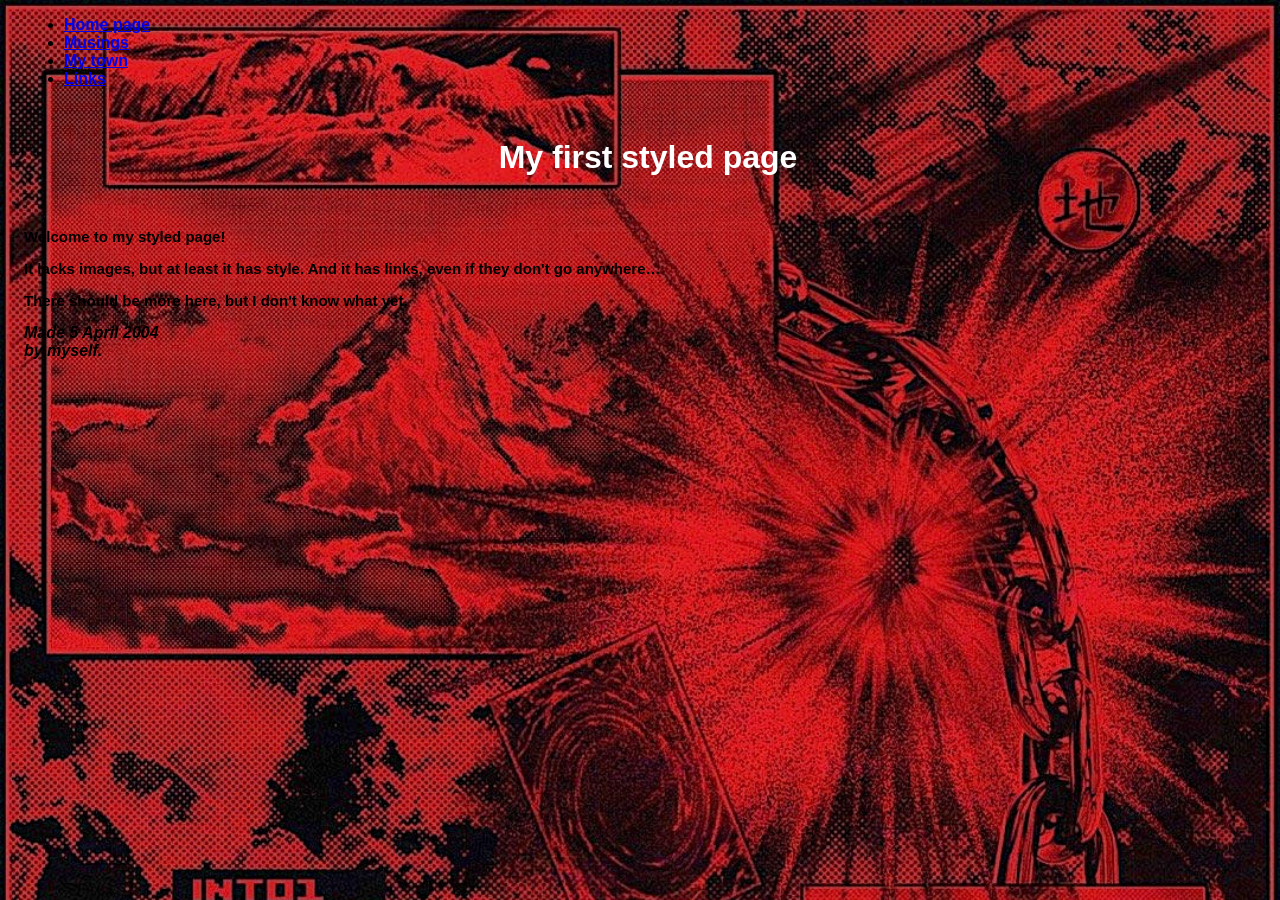
<file: index.html>
<!DOCTYPE html PUBLIC "-//W3C//DTD HTML 4.01//EN">
<html>
<head>
  <title>My first styled page</title>
  <link rel="stylesheet" href="mystyle.css">
</head>

<body>

<!-- Site navigation menu -->
<ul class="navbar">
  <li><a href="https://www.baidu.com/">Home page</a>
  <li><a href="musings.html">Musings</a>
  <li><a href="town.html">My town</a>
  <li><a href="links.html">Links</a>
</ul>

<!-- Main content -->
<h1>My first styled page</h1>

<p>Welcome to my styled page!

<p>It lacks images, but at least it has style.
And it has links, even if they don't go
anywhere&hellip;

<p>There should be more here, but I don't know
what yet.

<!-- Sign and date the page, it's only polite! -->
<address>Made 5 April 2004<br>
  by myself.</address>

</body>
</html>
</file>
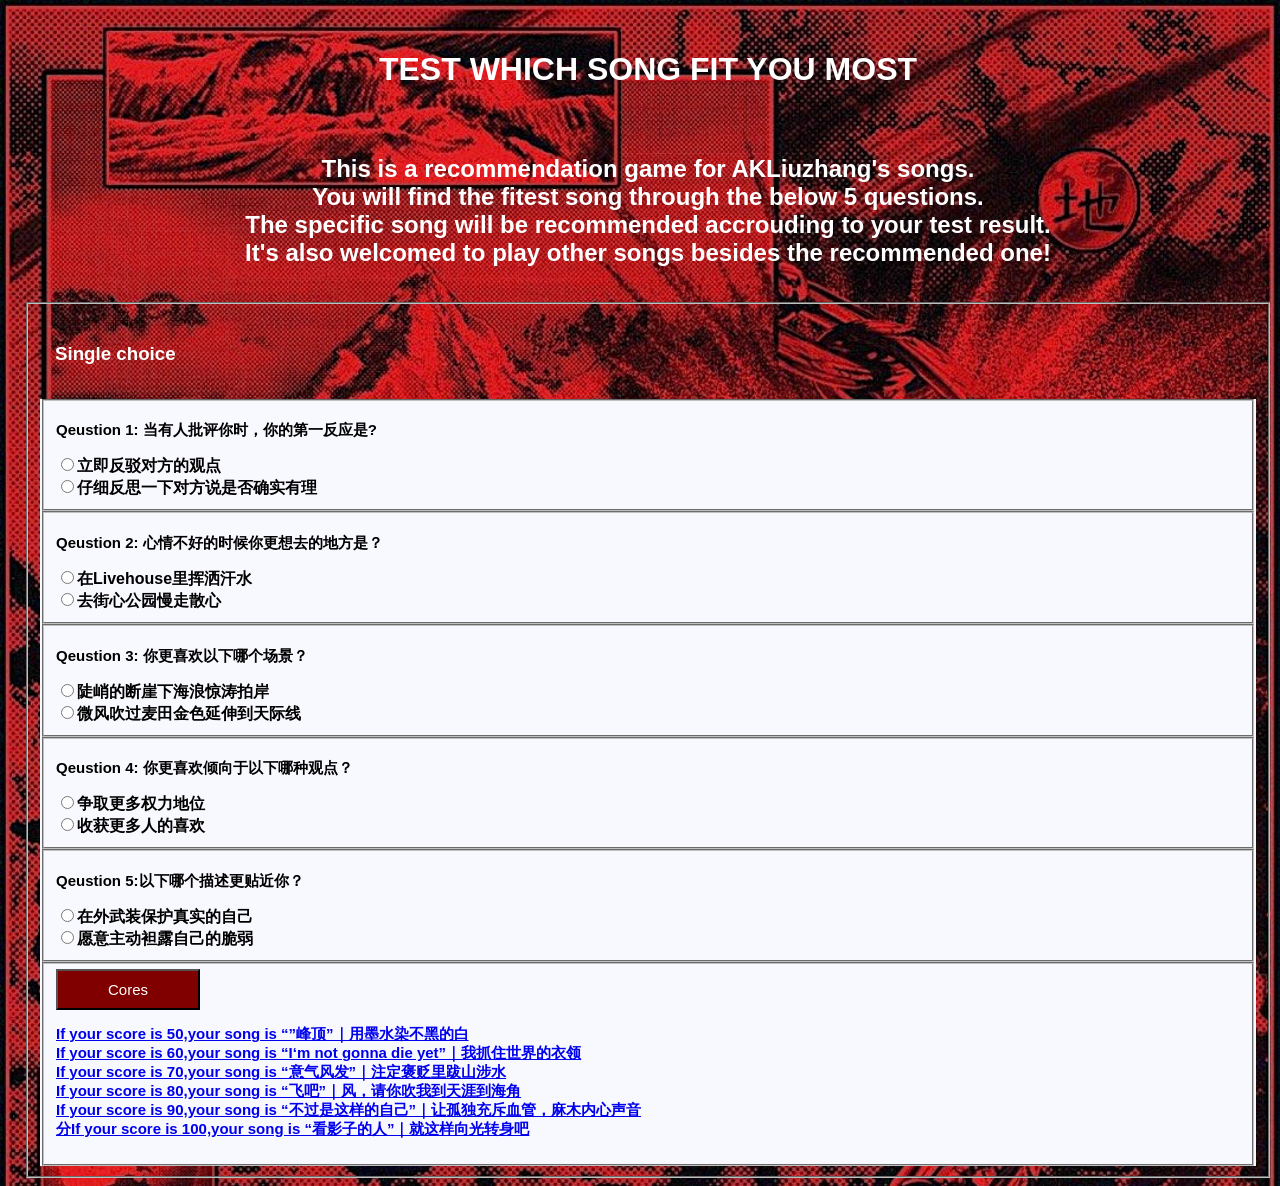
<file: AKrecommendationgame.html>
<!DOCTYPE html>
<html lang="en" dir="ltr">
  <head>
    <meta charset="utf-8">
    <link rel="stylesheet" href="mystyle.css">
    <script src="script.js"></script>
     <title>GAME</title>
  </head>
  <body>
    <link rel="stylesheet" href="mystyle.css">
    <h1>TEST WHICH SONG FIT YOU MOST</h1>
    <h2>
      <b>
      This is a recommendation game for AKLiuzhang's songs.<br>
      You will find the fitest song through the below 5 questions.<br>
      The specific song will be recommended accrouding to your test result.<br>
      It's also welcomed to play other songs besides the recommended one!<br>
      </b>
    </h2>
    <form>
    <fieldset>
    <h3>Single choice</h3>
    <div id="blank">
    <fieldset class ="question">
    <p id="1">Qeustion 1: 当有人批评你时，你的第一反应是?</p>
    <label><input type="radio" name="answer1" value="10"/>立即反驳对方的观点</label>
    <br />
    <label ><input type="radio" name="answer1"  value="20"/>仔细反思一下对方说是否确实有理</label>
    </fieldset>

    <fieldset class ="question">
    <p id="2">Qeustion 2: 心情不好的时候你更想去的地方是？</p>
    <label><input type="radio" name="answer2" value="10"/>在Livehouse里挥洒汗水</label>
    <br />
    <label ><input type="radio" name="answer2"  value="20"/>去街心公园慢走散心</label>
    </fieldset>

    <fieldset class ="question">
    <p id="3">Qeustion 3: 你更喜欢以下哪个场景？</p>
    <label><input type="radio" name="answer3" value="10"/>陡峭的断崖下海浪惊涛拍岸</label>
    <br />
    <label ><input type="radio" name="answer3"  value="20"/>微风吹过麦田金色延伸到天际线</label>
    </fieldset>

    <fieldset class ="question">
    <p id="4">Qeustion 4: 你更喜欢倾向于以下哪种观点？</p>
    <label><input type="radio" name="answer4" value="10"/>争取更多权力地位</label>
    <br />
    <label ><input type="radio" name="answer4"  value="20"/>收获更多人的喜欢</label>
    </fieldset>

    <fieldset class ="question">
    <p id="5">Qeustion 5:以下哪个描述更贴近你？</p>
    <label><input type="radio" name="answer5" value="10"/>在外武装保护真实的自己</label>
    <br />
    <label ><input type="radio" name="answer5"  value="20"/>愿意主动袒露自己的脆弱</label>
    </fieldset>
    <fieldset>
    <button type="button" onclick="coreCount()" class="button">Cores</button>
<p>
      <a href="https://www.bilibili.com/video/BV1kM4y1c7Yg/?share_source=copy_web" target="_blank">If your score is 50,your song is “”峰顶”｜用墨水染不黑的白</a><br>
      <a href="https://www.bilibili.com/video/BV1tP411U75f/?share_source=copy_web" target="_blank">If your score is 60,your song is “I‘m not gonna die yet”｜我抓住世界的衣领</a><br>
      <a href="https://www.bilibili.com/video/BV1vN4y177CM/?share_source=copy_web" target="_blank">If your score is 70,your song is “意气风发”｜注定褒贬里跋山涉水</a><br>
      <a href="https://www.bilibili.com/video/BV1rF411n7Es/?share_source=copy_web" target="_blank">If your score is 80,your song is “飞吧”｜风，请你吹我到天涯到海角</a><br>
      <a href="https://www.bilibili.com/video/BV1GW4y1r7CV/?share_source=copy_web" target="_blank">If your score is 90,your song is “不过是这样的自己”｜让孤独充斥血管，麻木内心声音</a><br>
      <a href="https://www.bilibili.com/video/BV1me4y1L7U5/?share_source=copy_web" target="_blank">分If your score is 100,your song is “看影子的人”｜就这样向光转身吧</a><br>
</p>
    </fieldset>
  </form>
    </body>

    </html>
</file>
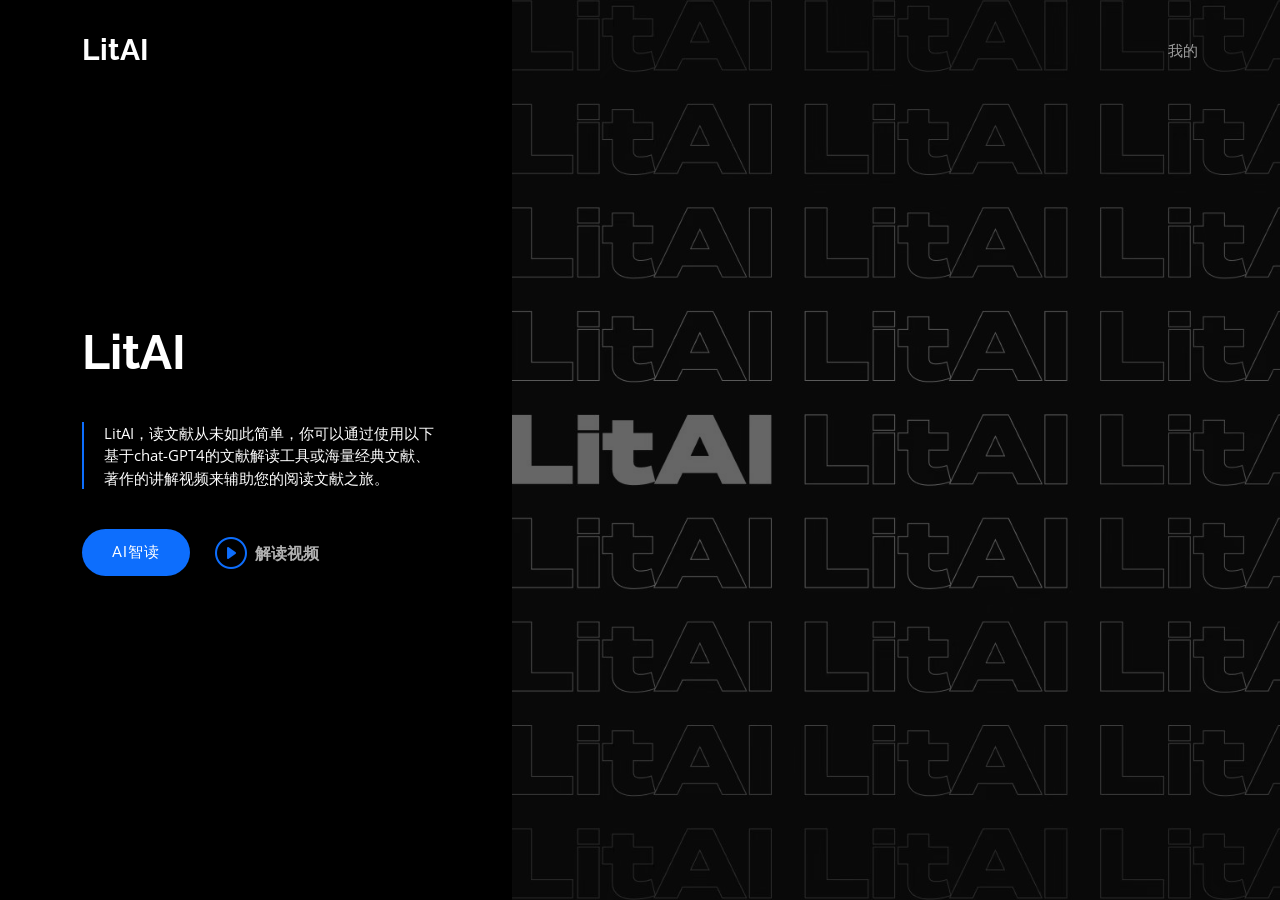
<file: LitAI-index/index2.html>
<!DOCTYPE html>
<html lang="en">

<head>
  <!-- Google tag (gtag.js) -->
  <script async src="https://www.googletagmanager.com/gtag/js?id=G-VKXT5537ES">
  </script>
  <script>
  window.dataLayer = window.dataLayer || [];
   function gtag(){dataLayer.push(arguments);}
   gtag('js', new Date());

   gtag('config', 'G-VKXT5537ES');
  </script>

  <meta charset="utf-8">
  <meta content="width=device-width, initial-scale=1.0" name="viewport">

  <title>LitAI-index</title>
  <meta content="" name="description">
  <meta content="" name="keywords">

  <!-- Favicons -->
  <link href="assets/img/favicon2.png" rel="icon">
  <link href="assets/img/apple-touch-icon2.png" rel="apple-touch-icon">

  <!-- Google Fonts -->
  <link rel="preconnect" href="https://fonts.googleapis.com">
  <link rel="preconnect" href="https://fonts.gstatic.com" crossorigin>
  <link href="https://fonts.googleapis.com/css2?family=Open+Sans:ital,wght@0,300;0,400;0,500;0,600;0,700;1,300;1,400;1,600;1,700&family=Montserrat:ital,wght@0,300;0,400;0,500;0,600;0,700;1,300;1,400;1,500;1,600;1,700&family=Raleway:ital,wght@0,300;0,400;0,500;0,600;0,700;1,300;1,400;1,500;1,600;1,700&display=swap" rel="stylesheet">

  <!-- Vendor CSS Files -->
  <link href="assets/vendor/bootstrap/css/bootstrap.min.css" rel="stylesheet">
  <link href="assets/vendor/bootstrap-icons/bootstrap-icons.css" rel="stylesheet">
  <link href="assets/vendor/aos/aos.css" rel="stylesheet">
  <link href="assets/vendor/glightbox/css/glightbox.min.css" rel="stylesheet">
  <link href="assets/vendor/swiper/swiper-bundle.min.css" rel="stylesheet">
  <link href="assets/vendor/remixicon/remixicon.css" rel="stylesheet">

  <!-- Template Main CSS File -->
  <link href="assets/css/main.css" rel="stylesheet">

  <!-- =======================================================
  * Template Name: Nova
  * Updated: May 30 2023 with Bootstrap v5.3.0
  * Template URL: https://bootstrapmade.com/nova-bootstrap-business-template/
  * Author: BootstrapMade.com
  * License: https://bootstrapmade.com/license/
  ======================================================== -->
</head>

<body class="page-index">

  <!-- ======= Header ======= -->
  <header id="header" class="header d-flex align-items-center fixed-top">
    <div class="container-fluid container-xl d-flex align-items-center justify-content-between">

      <a href="index2.html" class="logo d-flex align-items-center">
        <!-- Uncomment the line below if you also wish to use an image logo -->
        <!-- <img src="assets/img/logo.png" alt=""> -->
        <h1 class="d-flex align-items-center">LitAI</h1>
      </a>

      <i class="mobile-nav-toggle mobile-nav-show bi bi-list"></i>
      <i class="mobile-nav-toggle mobile-nav-hide d-none bi bi-x"></i>

      <nav id="navbar" class="navbar">
        <ul>
          <li><a href="https://nct2023.github.io/yonghujiemian/" target="_blank">我的</a></li>
        </ul>
      </nav><!-- .navbar -->

    </div>
  </header><!-- End Header -->

  <!-- ======= Hero Section ======= -->
  <section id="hero" class="hero d-flex align-items-center">
    <div class="container">
      <div class="row">
        <div class="col-xl-4">
          <h2 data-aos="fade-up">LitAI</h2>
          <blockquote data-aos="fade-up" data-aos-delay="100">
            <p>LitAI，读文献从未如此简单，你可以通过使用以下基于chat-GPT4的文献解读工具或海量经典文献、著作的讲解视频来辅助您的阅读文献之旅。 </p>
          </blockquote>
          <div class="d-flex" data-aos="fade-up" data-aos-delay="200">
            <a href="https://Grace-nx.github.io/aipage/aipage1.html" target="_blank" class="btn-get-started">AI智读</a>
            <a href="https://delphieyang.github.io/LitAI-index/LitAI-video/Search-home.html" target="_blank" class="btn-watch-video d-flex align-items-center"><i class="bi bi-play-circle"></i><span>解读视频</span></a>
          </div>

        </div>
      </div>
    </div>
  </section>
  <!-- End Hero Section -->
    <!-- Vendor JS Files -->
    <script src="assets/vendor/bootstrap/js/bootstrap.bundle.min.js"></script>
    <script src="assets/vendor/aos/aos.js"></script>
    <script src="assets/vendor/glightbox/js/glightbox.min.js"></script>
    <script src="assets/vendor/swiper/swiper-bundle.min.js"></script>
    <script src="assets/vendor/isotope-layout/isotope.pkgd.min.js"></script>
    <script src="assets/vendor/php-email-form/validate.js"></script>

    <!-- Template Main JS File -->
    <script src="assets/js/main.js"></script>

  </body>

  </html>
</file>
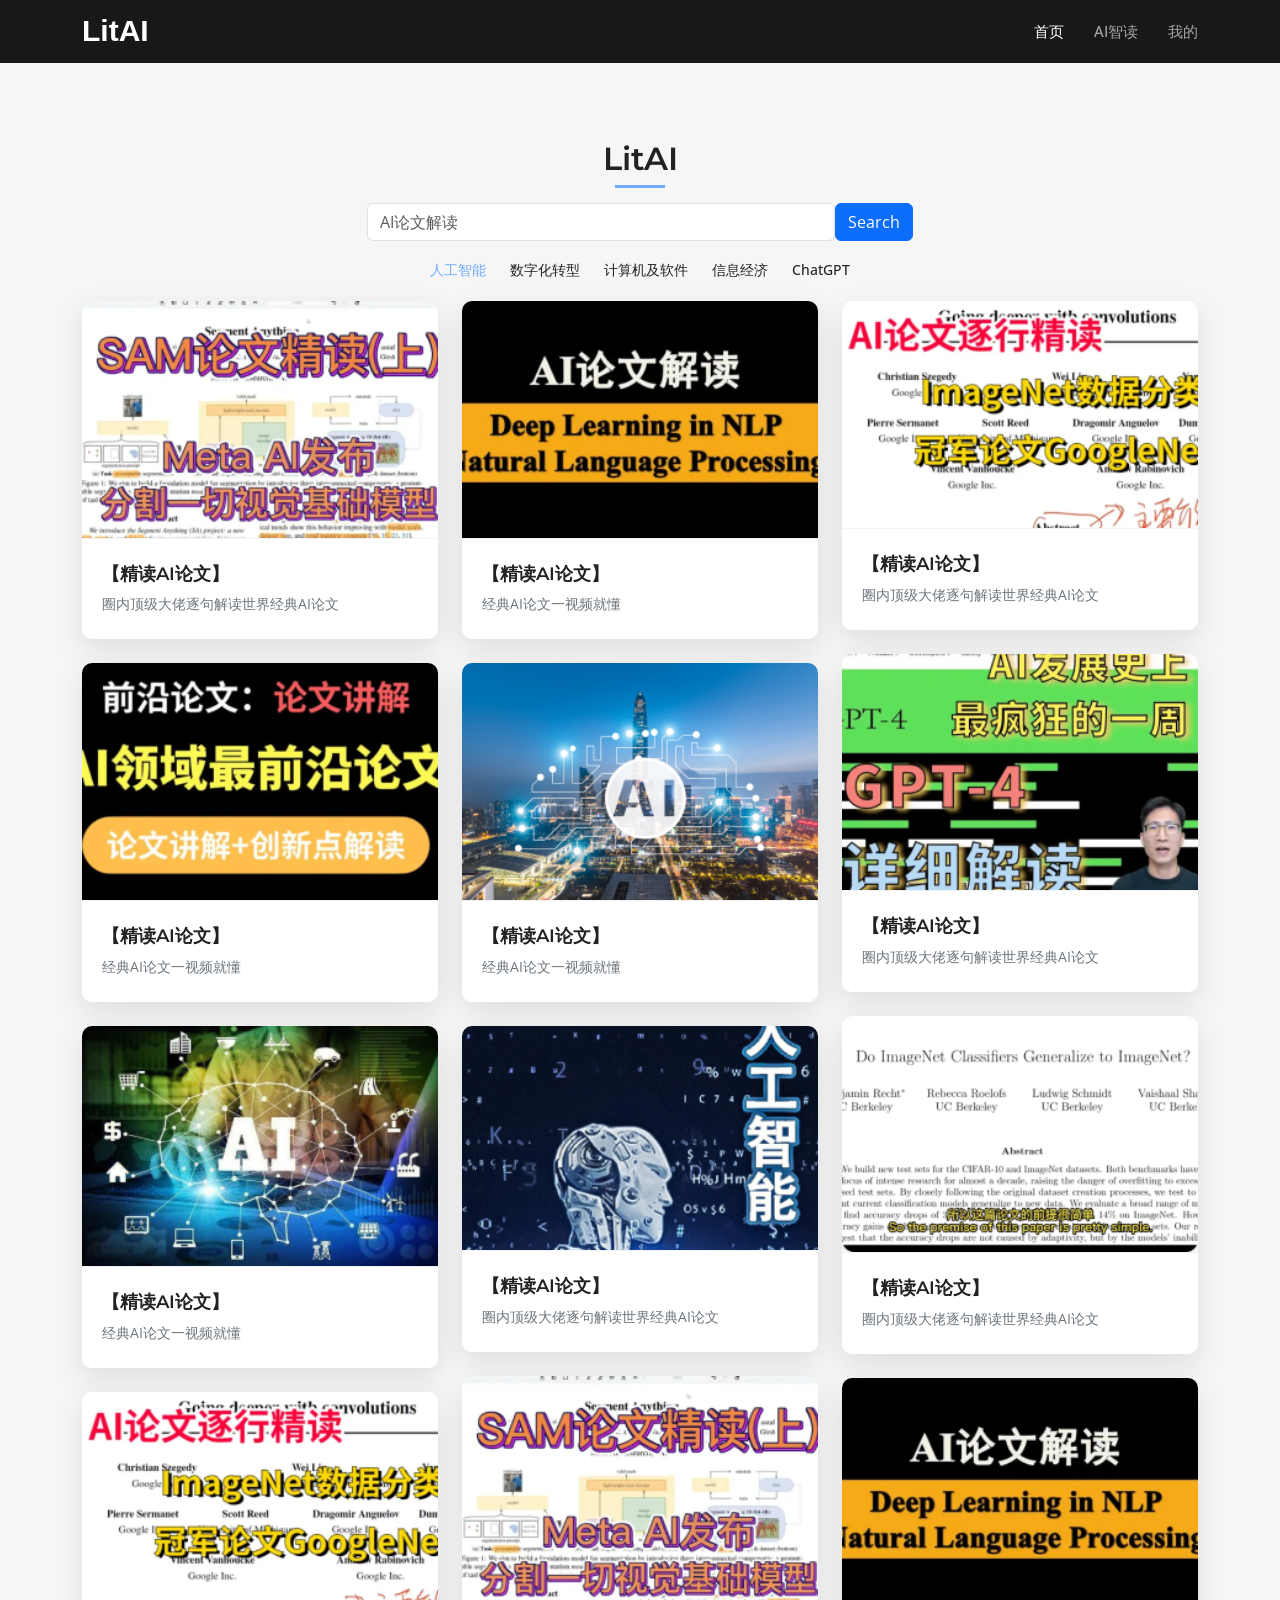
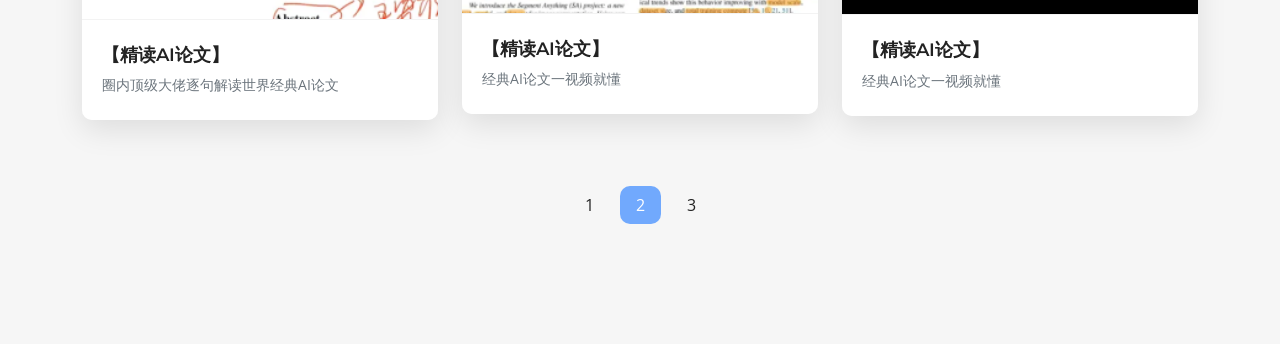
<file: LitAI-index/LitAI-video/Search-detail.html>
<!DOCTYPE html>
<html lang="en">

<head>
  <!-- Google tag (gtag.js) -->
  <script async src="https://www.googletagmanager.com/gtag/js?id=G-VKXT5537ES">
  </script>
  <script>
  window.dataLayer = window.dataLayer || [];
  function gtag(){dataLayer.push(arguments);}
  gtag('js', new Date());
  gtag('config', 'G-VKXT5537ES');
  </script>

  <meta charset="utf-8">
  <meta content="width=device-width, initial-scale=1.0" name="viewport">

  <title>Search-detail page</title>
  <meta content="" name="description">
  <meta content="" name="keywords">

  <!-- Favicons -->
  <link href="assets2/img/favicon.png" rel="icon">
  <link href="assets2/img/apple-touch-icon.png" rel="apple-touch-icon">

  <!-- Google Fonts -->
  <link rel="preconnect" href="https://fonts.googleapis.com">
  <link rel="preconnect" href="https://fonts.gstatic.com" crossorigin>
  <link href="https://fonts.googleapis.com/css2?family=Open+Sans:ital,wght@0,300;0,400;0,500;0,600;0,700;1,300;1,400;1,600;1,700&family=Montserrat:ital,wght@0,300;0,400;0,500;0,600;0,700;1,300;1,400;1,500;1,600;1,700&family=Raleway:ital,wght@0,300;0,400;0,500;0,600;0,700;1,300;1,400;1,500;1,600;1,700&display=swap" rel="stylesheet">

  <!-- Vendor CSS Files -->
  <link href="assets2/vendor/bootstrap/css/bootstrap.min.css" rel="stylesheet">
  <link href="assets2/vendor/bootstrap-icons/bootstrap-icons.css" rel="stylesheet">
  <link href="assets2/vendor/aos/aos.css" rel="stylesheet">
  <link href="assets2/vendor/glightbox/css/glightbox.min.css" rel="stylesheet">
  <link href="assets2/vendor/swiper/swiper-bundle.min.css" rel="stylesheet">

  <!-- Template Main CSS File -->
  <link href="assets2/css/main.css" rel="stylesheet">

  <!-- =======================================================
  * Template Name: Impact
  * Updated: May 30 2023 with Bootstrap v5.3.0
  * Template URL: https://bootstrapmade.com/impact-bootstrap-business-website-template/
  * Author: BootstrapMade.com
  * License: https://bootstrapmade.com/license/
  ======================================================== -->
</head>

<body>
  <!-- ======= Header ======= -->
  <header id="header" class="header d-flex align-items-center fixed-top">
    <div class="container-fluid container-xl d-flex align-items-center justify-content-between">

      <a href="https://delphieyang.github.io/LitAI-index/index2.html" class="logo d-flex align-items-center">
        <!-- Uncomment the line below if you also wish to use an image logo -->
        <!-- <img src="assets/img/logo.png" alt=""> -->
        <h1>LitAI</h1>
      </a>

      <i class="mobile-nav-toggle mobile-nav-show bi bi-list"></i>
      <i class="mobile-nav-toggle mobile-nav-hide d-none bi bi-x"></i>
      <nav id="navbar" class="navbar">
        <ul>
          <li><a href="https://delphieyang.github.io/LitAI-index/index2.html" class="active">首页</a></li>
          <li><a href="https://Grace-nx.github.io/aipage/aipage2.html">AI智读</a></li>
          <li><a href="https://NCT2023.github.io/yonghujiemian2/">我的</a></li>

        </ul>
      </nav><!-- .navbar -->

    </div>
  </header><!-- End Header -->
  <!-- End Header -->

    <!-- ======= Portfolio Section ======= -->
    <section id="portfolio" class="portfolio sections-bg">
      <div class="container" data-aos="fade-up">
        <div class="section-header">
          <h2>LitAI</h2>

        </div>
          <div class="container position-relative d-flex flex-column align-items-center" data-aos="fade">
          <div class="col-lg-6 order-2 order-lg-1 d-flex flex-column justify-content-center">
        <form action="#" class="form-search d-flex align-items-stretch mb-3" data-aos="fade-up" data-aos-delay="200">
          <input type="text" class="form-control" placeholder="AI论文解读">
          <button type="submit" class="btn btn-primary">Search</button>
        </form>
</div>
</div>


        <div class="portfolio-isotope" data-portfolio-filter="*" data-portfolio-layout="masonry" data-portfolio-sort="original-order" data-aos="fade-up" data-aos-delay="100">

          <div>
            <ul class="portfolio-flters">
              <li data-filter="*" class="filter-active">人工智能</li>
              <li data-filter=".filter-app">数字化转型</li>
              <li data-filter=".filter-product">计算机及软件</li>
              <li data-filter=".filter-branding">信息经济</li>
              <li data-filter=".filter-books">ChatGPT</li>
            </ul><!-- End Portfolio Filters -->
          </div>

          <div class="row gy-4 portfolio-container">

            <div class="col-xl-4 col-md-6 portfolio-item filter-app">
              <div class="portfolio-wrap">
              <img src="img/1.png" class="img-fluid" alt=""></a>
                <div class="portfolio-info">
                  <h4><a href="Video-details.html" title="More Details">【精读AI论文】</a></h4>
                  <p>圈内顶级大佬逐句解读世界经典AI论文</p>
                </div>
              </div>
            </div><!-- End Portfolio Item -->

            <div class="col-xl-4 col-md-6 portfolio-item filter-product">
              <div class="portfolio-wrap">
              <img src="img/2.png" class="img-fluid" alt=""></a>
                <div class="portfolio-info">
                  <h4><a href="Video-details.html" title="More Details">【精读AI论文】</a></h4>
                  <p>经典AI论文一视频就懂</p>
                </div>
              </div>
            </div><!-- End Portfolio Item -->

            <div class="col-xl-4 col-md-6 portfolio-item filter-branding">
              <div class="portfolio-wrap">
              <img src="img/3.png" class="img-fluid" alt=""></a>
                <div class="portfolio-info">
                  <h4><a href="Video-details.html" title="More Details">【精读AI论文】</a></h4>
                  <p>圈内顶级大佬逐句解读世界经典AI论文</p>
                </div>
              </div>
            </div><!-- End Portfolio Item -->

            <div class="col-xl-4 col-md-6 portfolio-item filter-books">
              <div class="portfolio-wrap">
                <img src="img/4.png" class="img-fluid" alt=""></a>
                <div class="portfolio-info">
                  <h4><a href="Video-details.html" title="More Details">【精读AI论文】</a></h4>
                  <p>圈内顶级大佬逐句解读世界经典AI论文</p>
                </div>
              </div>
            </div><!-- End Portfolio Item -->

            <div class="col-xl-4 col-md-6 portfolio-item filter-app">
              <div class="portfolio-wrap">
                <img src="img/5.png" class="img-fluid" alt=""></a>
                <div class="portfolio-info">
                  <h4><a href="Video-details.html" title="More Details">【精读AI论文】</a></h4>
                  <p>经典AI论文一视频就懂</p>
                </div>
              </div>
            </div><!-- End Portfolio Item -->

            <div class="col-xl-4 col-md-6 portfolio-item filter-product">
              <div class="portfolio-wrap">
                <img src="img/6.png" class="img-fluid" alt=""></a>
                <div class="portfolio-info">
                  <h4><a href="Video-details.html" title="More Details">【精读AI论文】</a></h4>
                  <p>经典AI论文一视频就懂</p>
                </div>
              </div>
            </div><!-- End Portfolio Item -->

            <div class="col-xl-4 col-md-6 portfolio-item filter-branding">
              <div class="portfolio-wrap">
            <img src="img/7.png" class="img-fluid" alt=""></a>
                <div class="portfolio-info">
                  <h4><a href="Video-details.html" title="More Details">【精读AI论文】</a></h4>
                  <p>圈内顶级大佬逐句解读世界经典AI论文</p>
                </div>
              </div>
            </div><!-- End Portfolio Item -->

            <div class="col-xl-4 col-md-6 portfolio-item filter-books">
              <div class="portfolio-wrap">
              <img src="img/8.png" class="img-fluid" alt=""></a>
                <div class="portfolio-info">
                  <h4><a href="Video-details.html" title="More Details">【精读AI论文】</a></h4>
                  <p>经典AI论文一视频就懂</p>
                </div>
              </div>
            </div><!-- End Portfolio Item -->

            <div class="col-xl-4 col-md-6 portfolio-item filter-app">
              <div class="portfolio-wrap">
              <img src="img/9.png" class="img-fluid" alt=""></a>
                <div class="portfolio-info">
                  <h4><a href="Video-details.html" title="More Details">【精读AI论文】</a></h4>
                  <p>圈内顶级大佬逐句解读世界经典AI论文</p>
                </div>
              </div>
            </div><!-- End Portfolio Item -->

            <div class="col-xl-4 col-md-6 portfolio-item filter-product">
              <div class="portfolio-wrap">
                <img src="img/1.png" class="img-fluid" alt=""></a>
                <div class="portfolio-info">
                  <h4><a href="Video-details.html" title="More Details">【精读AI论文】</a></h4>
                  <p>经典AI论文一视频就懂</p>
                </div>
              </div>
            </div><!-- End Portfolio Item -->

            <div class="col-xl-4 col-md-6 portfolio-item filter-branding">
              <div class="portfolio-wrap">
              <img src="img/2.png" class="img-fluid" alt=""></a>
                <div class="portfolio-info">
                  <h4><a href="Video-details.html" title="More Details">【精读AI论文】</a></h4>
                  <p>经典AI论文一视频就懂</p>
                </div>
              </div>
            </div><!-- End Portfolio Item -->

            <div class="col-xl-4 col-md-6 portfolio-item filter-books">
              <div class="portfolio-wrap">
              <img src="img/3.png" class="img-fluid" alt=""></a>
                <div class="portfolio-info">
                  <h4><a href="Video-details.html" title="More Details">【精读AI论文】</a></h4>
                  <p>圈内顶级大佬逐句解读世界经典AI论文</p>
                </div>
              </div>
            </div><!-- End Portfolio Item -->

          </div><!-- End Portfolio Container -->


          <section id="blog" class="blog">
            <div class="container" data-aos="fade-up">

              <div class="row gy-4 posts-list">
          <div class="blog-pagination">
            <ul class="justify-content-center">
              <li><a href="#">1</a></li>
              <li class="active"><a href="#">2</a></li>
              <li><a href="#">3</a></li>
            </ul>
          </div><!-- End blog pagination -->
        </div>
</section>
        </div>
      </div>
        </div>
</section>


</main><!-- End #main -->
  <!-- Vendor JS Files -->
  <script src="assets2/vendor/bootstrap/js/bootstrap.bundle.min.js"></script>
  <script src="assets2/vendor/aos/aos.js"></script>
  <script src="assets2/vendor/glightbox/js/glightbox.min.js"></script>
  <script src="assets2/vendor/purecounter/purecounter_vanilla.js"></script>
  <script src="assets2/vendor/swiper/swiper-bundle.min.js"></script>
  <script src="assets2/vendor/isotope-layout/isotope.pkgd.min.js"></script>
  <script src="assets2/vendor/php-email-form/validate.js"></script>

  <!-- Template Main JS File -->
  <script src="assets2/js/main.js"></script>

</body>

</html>
</file>
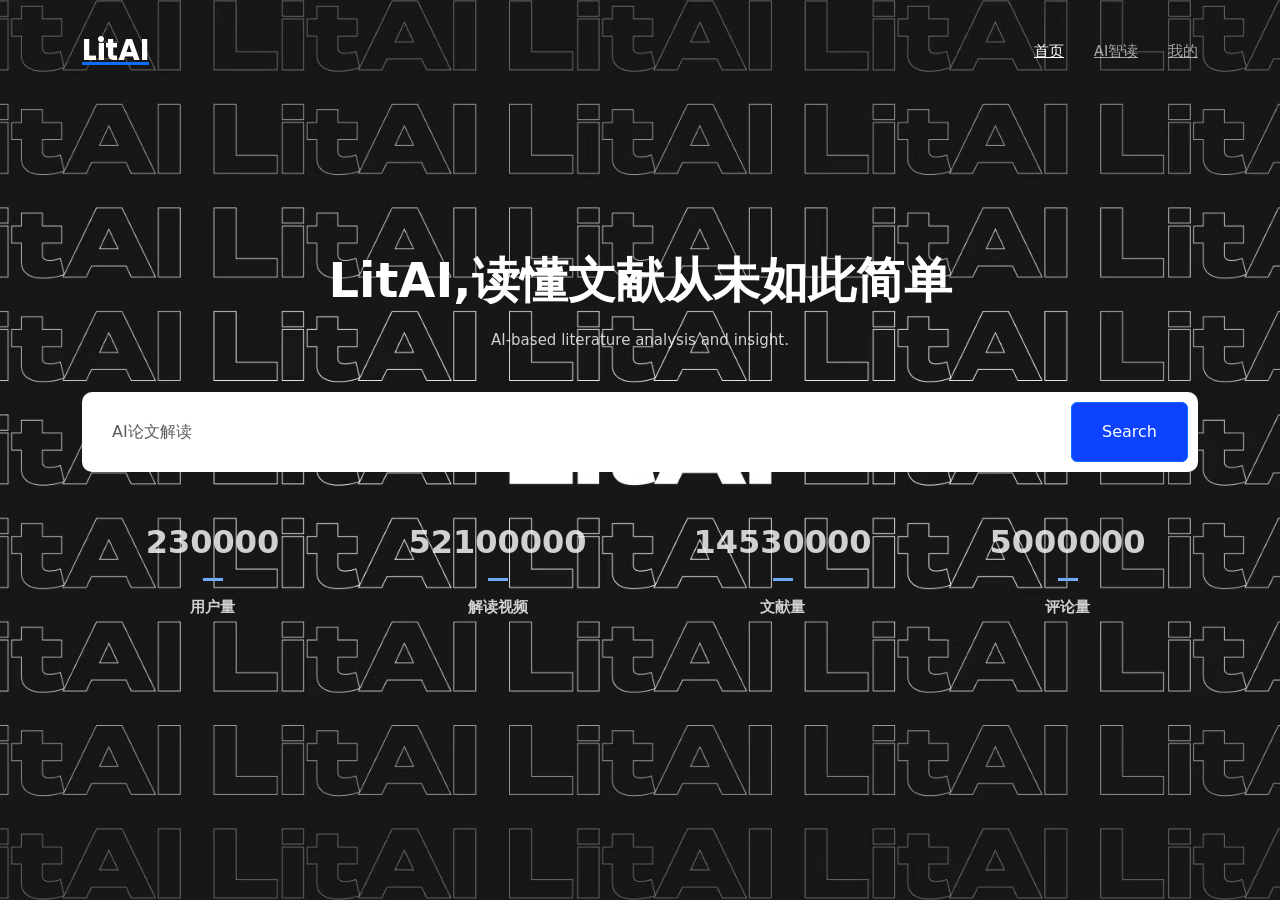
<file: LitAI-index/LitAI-video/Search-home.html>
<!DOCTYPE html>
<html lang="en">

<head>
  <!-- Google tag (gtag.js) -->
  <script async src="https://www.googletagmanager.com/gtag/js?id=G-VKXT5537ES">
  </script>
  <script>
  window.dataLayer = window.dataLayer || [];
  function gtag(){dataLayer.push(arguments);}
  gtag('js', new Date());
  gtag('config', 'G-VKXT5537ES');
  </script>
  
  <meta charset="utf-8">
  <meta content="width=device-width, initial-scale=1.0" name="viewport">

  <title>Search-home page</title>
  <meta content="" name="description">
  <meta content="" name="keywords">

  <!-- Favicons -->
  <link href="assets1/img/favicon.png" rel="icon">
  <link href="assets1/img/apple-touch-icon.png" rel="apple-touch-icon">

  <!-- Google Fonts -->
  <link rel="preconnect" href="https://fonts.googleapis.com">
  <link rel="preconnect" href="https://fonts.gstatic.com" crossorigin>
  <link href="https://fonts.googleapis.com/css2?family=Open+Sans:ital,wght@0,300;0,400;0,500;0,600;0,700;1,300;1,400;1,600;1,700&family=Poppins:ital,wght@0,300;0,400;0,500;0,600;0,700;1,300;1,400;1,500;1,600;1,700&family=Inter:ital,wght@0,300;0,400;0,500;0,600;0,700;1,300;1,400;1,500;1,600;1,700&display=swap" rel="stylesheet">

  <!-- Vendor CSS Files -->
  <link href="assets1/vendor/bootstrap/css/bootstrap.min.css" rel="stylesheet">
  <link href="assets1/vendor/bootstrap-icons/bootstrap-icons.css" rel="stylesheet">
  <link href="assets1/vendor/fontawesome-free/css/all.min.css" rel="stylesheet">
  <link href="assets1/vendor/glightbox/css/glightbox.min.css" rel="stylesheet">
  <link href="assets1/vendor/swiper/swiper-bundle.min.css" rel="stylesheet">
  <link href="assets1/vendor/aos/aos.css" rel="stylesheet">

  <!-- Template Main CSS File -->
  <link href="assets1/css/main.css" rel="stylesheet">

  <!-- =======================================================
  * Template Name: Logis
  * Updated: May 30 2023 with Bootstrap v5.3.0
  * Template URL: https://bootstrapmade.com/logis-bootstrap-logistics-website-template/
  * Author: BootstrapMade.com
  * License: https://bootstrapmade.com/license/
  ======================================================== -->
</head>

<body>
  <!-- ======= Header ======= -->
  <header id="header" class="header d-flex align-items-center fixed-top">
    <div class="container-fluid container-xl d-flex align-items-center justify-content-between">

      <a href="index.html" class="logo d-flex align-items-center">
        <!-- Uncomment the line below if you also wish to use an image logo -->
        <!-- <img src="assets/img/logo.png" alt=""> -->
        <h1>LitAI</h1>
      </a>

      <i class="mobile-nav-toggle mobile-nav-show bi bi-list"></i>
      <i class="mobile-nav-toggle mobile-nav-hide d-none bi bi-x"></i>
      <nav id="navbar" class="navbar">
        <ul>
          <li><a href="https://delphieyang.github.io/LitAI-index/index2.html" class="active">首页</a></li>
          <li><a href="https://Grace-nx.github.io/aipage/aipage2.html">AI智读</a></li>
          <li><a href="https://NCT2023.github.io/yonghujiemian2/">我的</a></li>

        </ul>
      </nav><!-- .navbar -->

    </div>
  </header><!-- End Header -->
  <!-- End Header -->



  <!-- ======= Hero Section ======= -->
  <section id="hero" class="hero d-flex align-items-center">
    <div class="container">
      <div class="row gy-4 d-flex justify-content-between">
        <div class="col-lg-12 order-2 order-lg-1 d-flex flex-column justify-content-center">
          <h2 data-aos="fade-up" align="center">LitAI,读懂文献从未如此简单</h2>
          <p data-aos="fade-up" data-aos-delay="100" align="center" >AI-based literature analysis and insight.</p>

          <form action="Search-detail.html" class="form-search d-flex align-items-stretch mb-3" data-aos="fade-up" data-aos-delay="200">
            <input type="text" class="form-control" placeholder="AI论文解读">
            <button type="submit" class="btn btn-primary">Search</button>
          </form>

          <div class="row gy-4" data-aos="fade-up" data-aos-delay="400">

            <div class="col-lg-3 col-6">
              <div class="stats-item text-center w-100 h-100">
                <span data-purecounter-start="0" data-purecounter-end="230000" data-purecounter-duration="1" class="purecounter"></span>
                <p>用户量</p>
              </div>
            </div><!-- End Stats Item -->

            <div class="col-lg-3 col-6">
              <div class="stats-item text-center w-100 h-100">
                <span data-purecounter-start="0" data-purecounter-end="52100000" data-purecounter-duration="1" class="purecounter"></span>
                <p>解读视频</p>
              </div>
            </div><!-- End Stats Item -->

            <div class="col-lg-3 col-6">
              <div class="stats-item text-center w-100 h-100">
                <span data-purecounter-start="0" data-purecounter-end="14530000" data-purecounter-duration="1" class="purecounter"></span>
                <p>文献量</p>
              </div>
            </div><!-- End Stats Item -->

            <div class="col-lg-3 col-6">
              <div class="stats-item text-center w-100 h-100">
                <span data-purecounter-start="0" data-purecounter-end="5000000" data-purecounter-duration="1" class="purecounter"></span>
                <p>评论量</p>
              </div>
            </div><!-- End Stats Item -->

          </div>
        </div>



      </div>
    </div>
  </section><!-- End Hero Section -->




  <!-- Vendor JS Files -->
  <script src="assets1/vendor/bootstrap/js/bootstrap.bundle.min.js"></script>
  <script src="assets1/vendor/purecounter/purecounter_vanilla.js"></script>
  <script src="assets1/vendor/glightbox/js/glightbox.min.js"></script>
  <script src="assets1/vendor/swiper/swiper-bundle.min.js"></script>
  <script src="assets1/vendor/aos/aos.js"></script>
  <script src="assets1/vendor/php-email-form/validate.js"></script>

  <!-- Template Main JS File -->
  <script src="assets1/js/main.js"></script>

</body>

</html>
</file>
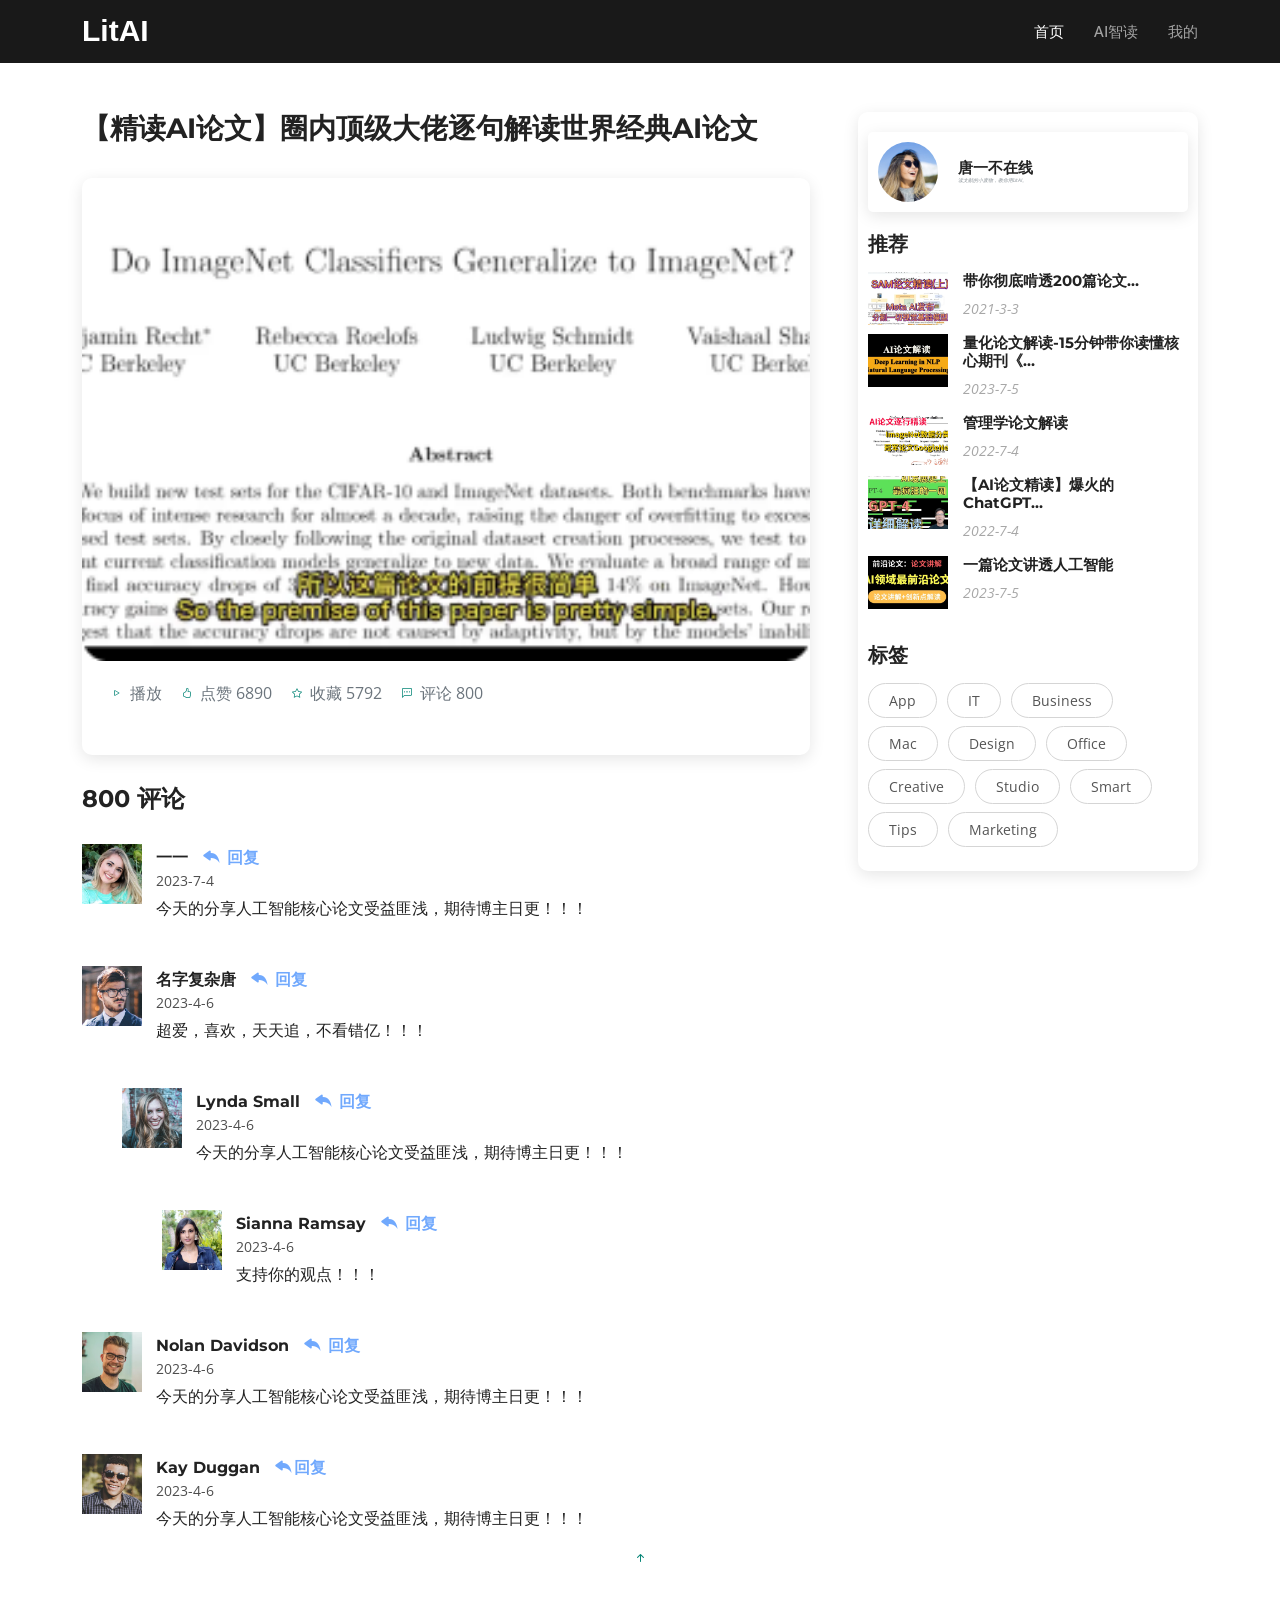
<file: LitAI-index/LitAI-video/Video-details.html>
<!DOCTYPE html>
<html lang="en">

<head>
  <!-- Google tag (gtag.js) -->
  <script async src="https://www.googletagmanager.com/gtag/js?id=G-VKXT5537ES">
  </script>
  <script>
  window.dataLayer = window.dataLayer || [];
  function gtag(){dataLayer.push(arguments);}
  gtag('js', new Date());
  gtag('config', 'G-VKXT5537ES');
  </script>
  <meta charset="utf-8">
  <meta content="width=device-width, initial-scale=1.0" name="viewport">

  <title>Video-detail page</title>
  <meta content="" name="description">
  <meta content="" name="keywords">

  <!-- Favicons -->
  <link href="assets/img/favicon.png" rel="icon">
  <link href="assets/img/apple-touch-icon.png" rel="apple-touch-icon">

  <!-- Google Fonts -->
  <link rel="preconnect" href="https://fonts.googleapis.com">
  <link rel="preconnect" href="https://fonts.gstatic.com" crossorigin>
  <link href="https://fonts.googleapis.com/css2?family=Open+Sans:ital,wght@0,300;0,400;0,500;0,600;0,700;1,300;1,400;1,600;1,700&family=Montserrat:ital,wght@0,300;0,400;0,500;0,600;0,700;1,300;1,400;1,500;1,600;1,700&family=Raleway:ital,wght@0,300;0,400;0,500;0,600;0,700;1,300;1,400;1,500;1,600;1,700&display=swap" rel="stylesheet">

  <!-- Vendor CSS Files -->
  <link href="assets/vendor/bootstrap/css/bootstrap.min.css" rel="stylesheet">
  <link href="assets/vendor/bootstrap-icons/bootstrap-icons.css" rel="stylesheet">
  <link href="assets/vendor/aos/aos.css" rel="stylesheet">
  <link href="assets/vendor/glightbox/css/glightbox.min.css" rel="stylesheet">
  <link href="assets/vendor/swiper/swiper-bundle.min.css" rel="stylesheet">

  <!-- Template Main CSS File -->
  <link href="assets/css/main.css" rel="stylesheet">

  <!-- =======================================================
  * Template Name: Impact
  * Updated: May 30 2023 with Bootstrap v5.3.0
  * Template URL: https://bootstrapmade.com/impact-bootstrap-business-website-template/
  * Author: BootstrapMade.com
  * License: https://bootstrapmade.com/license/
  ======================================================== -->
</head>

<body>

    <!-- ======= Header ======= -->
    <header id="header" class="header d-flex align-items-center fixed-top">
      <div class="container-fluid container-xl d-flex align-items-center justify-content-between">

        <a href="index.html" class="logo d-flex align-items-center">
          <!-- Uncomment the line below if you also wish to use an image logo -->
          <!-- <img src="assets/img/logo.png" alt=""> -->
          <h1>LitAI</h1>
        </a>

        <i class="mobile-nav-toggle mobile-nav-show bi bi-list"></i>
        <i class="mobile-nav-toggle mobile-nav-hide d-none bi bi-x"></i>
        <nav id="navbar" class="navbar">
          <ul>
            <li><a href="https://delphieyang.github.io/LitAI-index/index2.html" class="active">首页</a></li>
            <li><a href="https://Grace-nx.github.io/aipage/aipage2.html">AI智读</a></li>
            <li><a href="https://NCT2023.github.io/yonghujiemian2/">我的</a></li>

          </ul>
        </nav><!-- .navbar -->

      </div>
    </header><!-- End Header -->
    <!-- End Header -->

  <main id="main">


    <!-- ======= Blog Details Section ======= -->
    <section id="blog" class="blog">
      <div class="container" data-aos="fade-up">

        <div class="row g-5">

          <div class="col-lg-8">
<h2 class="title">【精读AI论文】圈内顶级大佬逐句解读世界经典AI论文</h2>
            <article class="blog-details">

              <div class="post-img">
                <img src="img/7.png" alt="" class="img-fluid" width="800px" height="1000px">
              </div>

              <div class="meta-top">
                <ul>

                  <li class="d-flex align-items-center" ><i class="bi bi-play"></i>播放</a></li></style>
                  <li class="d-flex align-items-center"><i class="bi bi-hand-thumbs-up"></i>点赞 6890</a></li>
                  <li class="d-flex align-items-center"><i class="bi bi-star"></i>收藏 5792</time></a></li>
                  <li class="d-flex align-items-center"><i class="bi bi-chat-left-dots"></i>评论 800</a></li>

                </ul>
              </div><!-- End meta top -->

              <div class="content">


              </div><!-- End post content -->


            </article><!-- End blog post -->


            <div class="comments">

              <h4 class="comments-count">800 评论</h4>

              <div id="comment-1" class="comment">
                <div class="d-flex">
                  <div class="comment-img"><img src="assets/img/blog/comments-1.jpg" alt=""></div>
                  <div>
                    <h5><a href="">一一</a> <a href="#" class="reply"><i class="bi bi-reply-fill"></i> 回复</a></h5>
                    <time datetime="2020-01-01">2023-7-4</time>
                    <p>
                      今天的分享人工智能核心论文受益匪浅，期待博主日更！！！
                    </p>
                  </div>
                </div>
              </div><!-- End comment #1 -->

              <div id="comment-2" class="comment">
                <div class="d-flex">
                  <div class="comment-img"><img src="assets/img/blog/comments-2.jpg" alt=""></div>
                  <div>
                    <h5><a href="">名字复杂唐</a> <a href="#" class="reply"><i class="bi bi-reply-fill"></i> 回复</a></h5>
                    <time datetime="2020-01-01">2023-4-6</time>
                    <p>
                      超爱，喜欢，天天追，不看错亿！！！
                    </p>
                  </div>
                </div>

                <div id="comment-reply-1" class="comment comment-reply">
                  <div class="d-flex">
                    <div class="comment-img"><img src="assets/img/blog/comments-3.jpg" alt=""></div>
                    <div>
                      <h5><a href="">Lynda Small</a> <a href="#" class="reply"><i class="bi bi-reply-fill"></i> 回复</a></h5>
                      <time datetime="2020-01-01">2023-4-6</time>
                      <p>
                        今天的分享人工智能核心论文受益匪浅，期待博主日更！！！
                      </p>
                    </div>
                  </div>

                  <div id="comment-reply-2" class="comment comment-reply">
                    <div class="d-flex">
                      <div class="comment-img"><img src="assets/img/blog/comments-4.jpg" alt=""></div>
                      <div>
                        <h5><a href="">Sianna Ramsay</a> <a href="#" class="reply"><i class="bi bi-reply-fill"></i> 回复</a></h5>
                        <time datetime="2020-01-01">2023-4-6</time>
                        <p>
                            支持你的观点！！！
                        </p>
                      </div>
                    </div>

                  </div><!-- End comment reply #2-->

                </div><!-- End comment reply #1-->

              </div><!-- End comment #2-->

              <div id="comment-3" class="comment">
                <div class="d-flex">
                  <div class="comment-img"><img src="assets/img/blog/comments-5.jpg" alt=""></div>
                  <div>
                    <h5><a href="">Nolan Davidson</a> <a href="#" class="reply"><i class="bi bi-reply-fill"></i> 回复</a></h5>
                    <time datetime="2020-01-01">2023-4-6</time>
                    <p>
                    今天的分享人工智能核心论文受益匪浅，期待博主日更！！！
                    </p>
                  </div>
                </div>

              </div><!-- End comment #3 -->

              <div id="comment-4" class="comment">
                <div class="d-flex">
                  <div class="comment-img"><img src="assets/img/blog/comments-6.jpg" alt=""></div>
                  <div>
                    <h5><a href="">Kay Duggan</a> <a href="#" class="reply"><i class="bi bi-reply-fill"></i>回复</a></h5>
                    <time datetime="2020-01-01">2023-4-6</time>
                    <p>
                    今天的分享人工智能核心论文受益匪浅，期待博主日更！！！
                    </p>
                  </div>
                </div>

              </div><!-- End comment #4 -->



            </div><!-- End blog comments -->

          </div>

          <div class="col-lg-4">

            <div class="sidebar">

                          <div class="post-author d-flex align-items-center">
                            <img src="assets/img/blog/blog-author.jpg" class="rounded-circle flex-shrink-0" alt="">
                            <div>
                              <h4>唐一不在线</h4>

                              <p>
                                读文献的小废物，教你用LitAI。
                              </p>
                            </div>
                          </div><!-- End post author -->


              <div class="sidebar-item recent-posts">
                <h3 class="sidebar-title">推荐</h3>

                <div class="mt-3">

                  <div class="post-item mt-3">
                    <img src="img/1.png" alt="">
                    <div>
                      <h4><a href="blog-details.html">带你彻底啃透200篇论文…</a></h4>
                      <time datetime="2020-01-01">2021-3-3</time>
                    </div>
                  </div><!-- End recent post item-->

                  <div class="post-item">
                    <img src="img/2.png" alt="">
                    <div>
                      <h4><a href="blog-details.html">量化论文解读-15分钟带你读懂核心期刊《…</a></h4>
                      <time datetime="2020-01-01">2023-7-5</time>
                    </div>
                  </div><!-- End recent post item-->

                  <div class="post-item">
                    <img src="img/3.png" alt="">
                    <div>
                      <h4><a href="blog-details.html">管理学论文解读</a></h4>
                      <time datetime="2020-01-01">2022-7-4</time>
                    </div>
                  </div><!-- End recent post item-->

                  <div class="post-item">
                    <img src="img/4.png" alt="">
                    <div>
                      <h4><a href="blog-details.html">【AI论文精读】爆火的ChatGPT…</a></h4>
                      <time datetime="2020-01-01">2022-7-4</time>
                    </div>
                  </div><!-- End recent post item-->

                  <div class="post-item">
                    <img src="img/5.png" alt="">
                    <div>
                      <h4><a href="blog-details.html">一篇论文讲透人工智能</a></h4>
                      <time datetime="2020-01-01">2023-7-5</time>
                    </div>
                  </div><!-- End recent post item-->

                </div>

              </div><!-- End sidebar recent posts-->

              <div class="sidebar-item tags">
                <h3 class="sidebar-title">标签</h3>
                <ul class="mt-3">
                  <li><a href="#">App</a></li>
                  <li><a href="#">IT</a></li>
                  <li><a href="#">Business</a></li>
                  <li><a href="#">Mac</a></li>
                  <li><a href="#">Design</a></li>
                  <li><a href="#">Office</a></li>
                  <li><a href="#">Creative</a></li>
                  <li><a href="#">Studio</a></li>
                  <li><a href="#">Smart</a></li>
                  <li><a href="#">Tips</a></li>
                  <li><a href="#">Marketing</a></li>
                </ul>
              </div><!-- End sidebar tags-->

            </div><!-- End Blog Sidebar -->

          </div>
        </div>

      </div>
    </section><!-- End Blog Details Section -->

  </main><!-- End #main -->


  <a href="#" class="scroll-top d-flex align-items-center justify-content-center"><i class="bi bi-arrow-up-short"></i></a>

  <div id="preloader"></div>

  <!-- Vendor JS Files -->
  <script src="assets/vendor/bootstrap/js/bootstrap.bundle.min.js"></script>
  <script src="assets/vendor/aos/aos.js"></script>
  <script src="assets/vendor/glightbox/js/glightbox.min.js"></script>
  <script src="assets/vendor/purecounter/purecounter_vanilla.js"></script>
  <script src="assets/vendor/swiper/swiper-bundle.min.js"></script>
  <script src="assets/vendor/isotope-layout/isotope.pkgd.min.js"></script>
  <script src="assets/vendor/php-email-form/validate.js"></script>

  <!-- Template Main JS File -->
  <script src="assets/js/main.js"></script>

</body>

</html>
</file>
<file: mystyle.css>
body {
padding-left: 1em;
font-family: "华文中宋",sans-serif,Helvetica, Geneva, Arial,
           SunSans-Regular, sans-serif;
font-weight:bold;
background-image:url("bgimage.jpg");
background-size: cover;
}
h1{
  padding:30px;
  text-align:center;
  color:white;
}
h2{
  padding:15px;
  text-align:center;
  color:white;
}
h3{
  padding:15px;
  color:white;
}
p{font-size: 15px;
  color:black
}
button{
background-color:maroon;
color:white;
padding:10px 50px;
text align:center;
border-color: black;
font-size:15px;
}
img {
   border: 2px solid #000;
           }

#blank{background-color:GhostWhite;}
</file>
<file: LitAI-index/assets/css/main.css>
/**
* Template Name: Nova
* Updated: May 30 2023 with Bootstrap v5.3.0
* Template URL: https://bootstrapmade.com/nova-bootstrap-business-template/
* Author: BootstrapMade.com
* License: https://bootstrapmade.com/license/
*/

/*--------------------------------------------------------------
# Set main reusable colors and fonts using CSS variables
# Learn more about CSS variables at https://developer.mozilla.org/en-US/docs/Web/CSS/Using_CSS_custom_properties
--------------------------------------------------------------*/
/* Fonts */
:root {
  --font-default: "Open Sans", system-ui, -apple-system, "Segoe UI", Roboto, "Helvetica Neue", Arial, "Noto Sans", "Liberation Sans", sans-serif, "Apple Color Emoji", "Segoe UI Emoji", "Segoe UI Symbol", "Noto Color Emoji";
  --font-primary: "Montserrat", sans-serif;
  --font-secondary: "Raleway", sans-serif;
}

/* Colors */
:root {
  --color-default: #000000;
  --color-primary: #0d6efd;
  --color-secondary: #000000;
}

/* Smooth scroll behavior */
:root {
  scroll-behavior: smooth;
}

/*--------------------------------------------------------------
# General
--------------------------------------------------------------*/
body {
  font-family: var(--font-default);
  color: var(--color-default);
}

a {
  color: var(--color-primary);
  text-decoration: none;
  transition: 0.3s;
}

a:hover {
  color: #0d6efd;
  text-decoration: none;
}

h1,
h2,
h3,
h4,
h5,
h6 {
  font-family: var(--font-primary);
}

/*--------------------------------------------------------------
# Header
--------------------------------------------------------------*/
.header {
  transition: all 0.5s;
  z-index: 997;
  padding: 24px 0;
}

@media (max-width: 1200px) {
  .header {
    padding: 12px 0;
  }
}

.header.sticked {
  background: rgba(0, 0, 0, 0.9);
  padding: 12px 0;
}

.header .logo img {
  max-height: 40px;
  margin-right: 6px;
}

.header .logo h1 {
  font-size: 30px;
  font-weight: 700;
  color: #fff;
  font-family: var(--font-secondary);
  margin: 0;
}

/*--------------------------------------------------------------
# Desktop Navigation
--------------------------------------------------------------*/
@media (min-width: 1280px) {
  .navbar {
    padding: 0;
  }

  .navbar ul {
    margin: 0;
    padding: 0;
    display: flex;
    list-style: none;
    align-items: center;
  }

  .navbar li {
    position: relative;
  }

  .navbar a,
  .navbar a:focus {
    display: flex;
    align-items: center;
    justify-content: space-between;
    padding: 15px 0 15px 30px;
    font-family: var(--font-default);
    font-size: 15px;
    font-weight: 500;
    color: rgba(255, 255, 255, 0.6);
    white-space: nowrap;
    transition: 0.3s;
  }

  .navbar a i,
  .navbar a:focus i {
    font-size: 12px;
    line-height: 0;
    margin-left: 5px;
  }

  .navbar a:hover,
  .navbar .active,
  .navbar .active:focus,
  .navbar li:hover>a {
    color: #fff;
  }

  .navbar .dropdown ul {
    display: block;
    position: absolute;
    left: 14px;
    top: calc(100% + 30px);
    margin: 0;
    padding: 10px 0;
    z-index: 99;
    opacity: 0;
    visibility: hidden;
    background: #fff;
    box-shadow: 0px 0px 30px rgba(0, 0, 0, 0.25);
    transition: 0.2s;
  }

  .navbar .dropdown ul li {
    min-width: 200px;
  }

  .navbar .dropdown ul a {
    padding: 10px 20px;
    font-size: 15px;
    text-transform: none;
    color: var(--color-secondary);
  }

  .navbar .dropdown ul a i {
    font-size: 12px;
  }

  .navbar .dropdown ul a:hover,
  .navbar .dropdown ul .active:hover,
  .navbar .dropdown ul li:hover>a {
    color: var(--color-primary);
  }

  .navbar .dropdown:hover>ul {
    opacity: 1;
    top: 100%;
    visibility: visible;
  }

  .navbar .dropdown .dropdown ul {
    top: 0;
    left: calc(100% - 30px);
    visibility: hidden;
  }

  .navbar .dropdown .dropdown:hover>ul {
    opacity: 1;
    top: 0;
    left: 100%;
    visibility: visible;
  }
}

@media (min-width: 1280px) and (max-width: 1366px) {
  .navbar .dropdown .dropdown ul {
    left: -90%;
  }

  .navbar .dropdown .dropdown:hover>ul {
    left: -100%;
  }
}

@media (min-width: 1280px) {

  .mobile-nav-show,
  .mobile-nav-hide {
    display: none;
  }
}

/*--------------------------------------------------------------
# Mobile Navigation
--------------------------------------------------------------*/
@media (max-width: 1279px) {
  .navbar {
    position: fixed;
    top: 0;
    right: -100%;
    width: 100%;
    max-width: 400px;
    bottom: 0;
    transition: 0.3s;
    z-index: 9997;
  }

  .navbar ul {
    position: absolute;
    inset: 0;
    padding: 50px 0 10px 0;
    margin: 0;
    background: rgba(0, 0, 0, 0.9);
    overflow-y: auto;
    transition: 0.3s;
    z-index: 9998;
  }

  .navbar a,
  .navbar a:focus {
    display: flex;
    align-items: center;
    justify-content: space-between;
    padding: 10px 20px;
    font-family: var(--font-default);
    font-size: 15px;
    font-weight: 600;
    color: rgba(255, 255, 255, 0.7);
    white-space: nowrap;
    transition: 0.3s;
  }

  .navbar a i,
  .navbar a:focus i {
    font-size: 12px;
    line-height: 0;
    margin-left: 5px;
  }

  .navbar a:hover,
  .navbar .active,
  .navbar .active:focus,
  .navbar li:hover>a {
    color: #fff;
  }

  .mobile-nav-show {
    color: rgba(255, 255, 255, 0.9);
    font-size: 28px;
    cursor: pointer;
    line-height: 0;
    transition: 0.5s;
  }

  .mobile-nav-hide {
    color: rgba(255, 255, 255, 0.9);
    font-size: 32px;
    cursor: pointer;
    line-height: 0;
    transition: 0.5s;
    position: fixed;
    right: 15px;
    top: 15px;
    z-index: 9999;
  }

  .mobile-nav-active {
    overflow: hidden;
  }

  .mobile-nav-active .navbar {
    right: 0;
  }

  .mobile-nav-active .navbar:before {
    content: "";
    position: fixed;
    inset: 0;
    background: rgba(0, 0, 0, 0.7);
    z-index: 9996;
  }
}

/*--------------------------------------------------------------
# Hero Section
--------------------------------------------------------------*/
.hero {
  width: 100%;
  min-height: 100vh;
  background: url("../img/hero-bg.jpg") top center;
  background-size: cover;
  position: relative;
  padding: 120px 0;
  z-index: 3;
}

@media (min-width: 1034px) {
  .hero:after {
    position: absolute;
    content: "";
    width: 40%;
    background: var(--color-secondary);
    top: 0;
    bottom: 0;
  }
}

.hero:before {
  position: absolute;
  content: "";
  background: rgba(0, 0, 0, 0.6);
  inset: 0;
}

@media (max-width: 1034px) {
  .hero:before {
    background: rgba(0, 0, 0, 0.7);
  }
}

.hero .container {
  z-index: 1;
}

@media (min-width: 1365px) {
  .hero {
    background-attachment: fixed;
  }
}

.hero h2 {
  margin: 0;
  font-size: 48px;
  font-weight: 700;
  line-height: 1.2;
  color: #fff;
  font-family: var(--font-secondary);
}

.hero blockquote {
  color: #fff;
  padding-left: 20px;
  font-size: 15px;
  font-family: var(--font-default);
  border-left: 2px solid var(--color-primary);
  margin: 40px 0;
}

.hero .btn-get-started {
  font-family: var(--font-secondary);
  font-weight: 500;
  font-size: 15px;
  letter-spacing: 1px;
  display: inline-block;
  padding: 12px 30px;
  border-radius: 50px;
  transition: 0.5s;
  color: #fff;
  background: var(--color-primary);
}

.hero .btn-get-started:hover {
  background: #71A9FD;
}

.hero .btn-watch-video {
  font-size: 16px;
  transition: 0.5s;
  margin-left: 25px;
  color: rgba(255, 255, 255, 0.7);
  font-weight: 600;
}

.hero .btn-watch-video i {
  color: var(--color-primary);
  font-size: 32px;
  transition: 0.3s;
  line-height: 0;
  margin-right: 8px;
}

.hero .btn-watch-video:hover {
  color: #fff;
}

.hero .btn-watch-video:hover i {
  color: #71A9FD;
}

@media (max-width: 640px) {
  .hero h2 {
    font-size: 36px;
    line-height: 1;
  }

  .hero .btn-get-started,
  .hero .btn-watch-video {
    font-size: 13px;
  }
}
</file>
<file: LitAI-index/LitAI-video/assets2/css/main.css>
/**
* Template Name: Impact
* Updated: May 30 2023 with Bootstrap v5.3.0
* Template URL: https://bootstrapmade.com/impact-bootstrap-business-website-template/
* Author: BootstrapMade.com
* License: https://bootstrapmade.com/license/
*/

/*--------------------------------------------------------------
# Set main reusable colors and fonts using CSS variables
# Learn more about CSS variables at https://developer.mozilla.org/en-US/docs/Web/CSS/Using_CSS_custom_properties
--------------------------------------------------------------*/
/* Fonts */
:root {
  --font-default: "Open Sans", system-ui, -apple-system, "Segoe UI", Roboto, "Helvetica Neue", Arial, "Noto Sans", "Liberation Sans", sans-serif, "Apple Color Emoji", "Segoe UI Emoji", "Segoe UI Symbol", "Noto Color Emoji";
  --font-primary: "Montserrat", sans-serif;
  --font-secondary: "Poppins", sans-serif;
}

/* Colors */
:root {
  --color-default: #222222;
  --color-primary: #008374;
  --color-secondary: #f85a40;
}

/* Smooth scroll behavior */
:root {
  scroll-behavior: smooth;
}

/*--------------------------------------------------------------
# General
--------------------------------------------------------------*/
body {
  font-family: var(--font-default);
  color: var(--color-default);
}

a {
  color: var(--color-primary);
  text-decoration: none;
}

a:hover {
  color: #00b6a1;
  text-decoration: none;
}

h1,
h2,
h3,
h4,
h5,
h6 {
  font-family: var(--font-primary);
}


/*--------------------------------------------------------------
# Header
--------------------------------------------------------------*/
.header {
  transition: all 0.5s;
  z-index: 997;
  padding: 24px 0;
}

@media (max-width: 1200px) {
  .header {
    padding: 12px 0;
  }
}

.header.sticked {
  background: rgba(0, 0, 0, 0.9);
  padding: 5px 0;
}

.header .logo img {
  max-height: 40px;
  margin-right: 6px;
}

.header .logo h1 {
  font-size: 30px;
  font-weight: 700;
  color: #fff;
  font-family: var(--font-secondary);
  margin: 0;
}

/*--------------------------------------------------------------
# Desktop Navigation
--------------------------------------------------------------*/
@media (min-width: 1280px) {
  .navbar {
    padding: 0;
  }

  .navbar ul {
    margin: 0;
    padding: 0;
    display: flex;
    list-style: none;
    align-items: center;
  }

  .navbar li {
    position: relative;
  }

  .navbar a,
  .navbar a:focus {
    display: flex;
    align-items: center;
    justify-content: space-between;
    padding: 15px 0 15px 30px;
    font-family: var(--font-default);
    font-size: 15px;
    font-weight: 500;
    color: rgba(255, 255, 255, 0.6);
    white-space: nowrap;
    transition: 0.3s;
  }

  .navbar a i,
  .navbar a:focus i {
    font-size: 12px;
    line-height: 0;
    margin-left: 5px;
  }

  .navbar a:hover,
  .navbar .active,
  .navbar .active:focus,
  .navbar li:hover>a {
    color: #fff;
  }

  .navbar .dropdown ul {
    display: block;
    position: absolute;
    left: 14px;
    top: calc(100% + 30px);
    margin: 0;
    padding: 10px 0;
    z-index: 99;
    opacity: 0;
    visibility: hidden;
    background: #fff;
    box-shadow: 0px 0px 30px rgba(0, 0, 0, 0.25);
    transition: 0.2s;
  }

  .navbar .dropdown ul li {
    min-width: 200px;
  }

  .navbar .dropdown ul a {
    padding: 10px 20px;
    font-size: 15px;
    text-transform: none;
    color: var(--color-secondary);
  }

  .navbar .dropdown ul a i {
    font-size: 12px;
  }

  .navbar .dropdown ul a:hover,
  .navbar .dropdown ul .active:hover,
  .navbar .dropdown ul li:hover>a {
    color: #71A9FD;
  }

  .navbar .dropdown:hover>ul {
    opacity: 1;
    top: 100%;
    visibility: visible;
  }

  .navbar .dropdown .dropdown ul {
    top: 0;
    left: calc(100% - 30px);
    visibility: hidden;
  }

  .navbar .dropdown .dropdown:hover>ul {
    opacity: 1;
    top: 0;
    left: 100%;
    visibility: visible;
  }
}

@media (min-width: 1280px) and (max-width: 1366px) {
  .navbar .dropdown .dropdown ul {
    left: -90%;
  }

  .navbar .dropdown .dropdown:hover>ul {
    left: -100%;
  }
}

@media (min-width: 1280px) {

  .mobile-nav-show,
  .mobile-nav-hide {
    display: none;
  }
}

/*--------------------------------------------------------------
# Mobile Navigation
--------------------------------------------------------------*/
@media (max-width: 1279px) {
  .navbar {
    position: fixed;
    top: 0;
    right: -100%;
    width: 100%;
    max-width: 400px;
    bottom: 0;
    transition: 0.3s;
    z-index: 9997;
  }

  .navbar ul {
    position: absolute;
    inset: 0;
    padding: 50px 0 10px 0;
    margin: 0;
    background: rgba(0, 0, 0, 0.9);
    overflow-y: auto;
    transition: 0.3s;
    z-index: 9998;
  }

  .navbar a,
  .navbar a:focus {
    display: flex;
    align-items: center;
    justify-content: space-between;
    padding: 10px 20px;
    font-family: var(--font-default);
    font-size: 15px;
    font-weight: 600;
    color: rgba(255, 255, 255, 0.7);
    white-space: nowrap;
    transition: 0.3s;
  }

  .navbar a i,
  .navbar a:focus i {
    font-size: 12px;
    line-height: 0;
    margin-left: 5px;
  }

  .navbar a:hover,
  .navbar .active,
  .navbar .active:focus,
  .navbar li:hover>a {
    color: #fff;
  }

  .navbar .dropdown ul,
  .navbar .dropdown .dropdown ul {
    position: static;
    display: none;
    padding: 10px 0;
    margin: 10px 20px;
    background-color: rgba(0, 0, 0, 0.6);
  }

  .navbar .dropdown>.dropdown-active,
  .navbar .dropdown .dropdown>.dropdown-active {
    display: block;
  }

  .mobile-nav-show {
    color: rgba(255, 255, 255, 0.9);
    font-size: 28px;
    cursor: pointer;
    line-height: 0;
    transition: 0.5s;
  }

  .mobile-nav-hide {
    color: rgba(255, 255, 255, 0.9);
    font-size: 32px;
    cursor: pointer;
    line-height: 0;
    transition: 0.5s;
    position: fixed;
    right: 15px;
    top: 15px;
    z-index: 9999;
  }

  .mobile-nav-active {
    overflow: hidden;
  }

  .mobile-nav-active .navbar {
    right: 0;
  }

  .mobile-nav-active .navbar:before {
    content: "";
    position: fixed;
    inset: 0;
    background: rgba(0, 0, 0, 0.7);
    z-index: 9996;
  }
}
/*--------------------------------------------------------------
# Sections & Section Header
--------------------------------------------------------------*/
section {
  padding: 60px 0;
  overflow: hidden;
}

.sections-bg {
  background-color: #f6f6f6;
}

.section-header {
  text-align: center;
  padding-bottom: 5px;
  margin-top: 5rem;
}

.section-header h2 {
  font-size: 32px;
  font-weight: 600;
  margin-bottom: 10px;
  padding-bottom: 10px;
  position: relative;
}

.section-header h2:after {
  content: "";
  position: absolute;
  display: block;
  width: 50px;
  height: 3px;
  background: #71A9FD;
  left: 0;
  right: 0;
  bottom: 0;
  margin: auto;
}

.section-header p {
  margin-bottom: 0;
  color: #6f6f6f;
}

/*--------------------------------------------------------------
# Portfolio Section
--------------------------------------------------------------*/
.portfolio .portfolio-flters {
  padding: 0 0 20px 0;
  margin: 0 auto;
  list-style: none;
  text-align: center;
}

.portfolio .portfolio-flters li {
  cursor: pointer;
  display: inline-block;
  padding: 0;
  font-size: 14px;
  font-weight: 500;
  margin: 0 10px;
  line-height: 1;
  transition: all 0.3s ease-in-out;
}

.portfolio .portfolio-flters li:hover,
.portfolio .portfolio-flters li.filter-active {
  color:#71A9FD;
}

.portfolio .portfolio-flters li:first-child {
  margin-left: 0;
}

.portfolio .portfolio-flters li:last-child {
  margin-right: 0;
}

@media (max-width: 575px) {
  .portfolio .portfolio-flters li {
    font-size: 14px;
    margin: 0 5px;
  }
}

.portfolio .portfolio-wrap {
  box-shadow: 0px 10px 30px rgba(0, 0, 0, 0.1);
  border-radius: 10px;
  height: 100%;
  overflow: hidden;
}

.portfolio .portfolio-wrap img {
  transition: 0.3s;
  position: relative;
  z-index: 1;
  width:100%;
  height:100%;
}

.portfolio .portfolio-wrap .portfolio-info {
  padding: 25px 20px;
  background-color: #fff;
  position: relative;
  border-top: 1px solid #f3f3f3;
  z-index: 2;
}

.portfolio .portfolio-wrap .portfolio-info h4 {
  font-size: 18px;
  font-weight: 600;
  padding-right: 50px;
}

.portfolio .portfolio-wrap .portfolio-info h4 a {
  color: var(--color-default);
  transition: 0.3s;
}

.portfolio .portfolio-wrap .portfolio-info h4 a:hover {
  color: #71A9FD;
}

.portfolio .portfolio-wrap .portfolio-info p {
  color: #6c757d;
  font-size: 14px;
  margin-bottom: 0;
  padding-right: 50px;
}

.portfolio .portfolio-wrap:hover img {
  transform: scale(1.1);
}

/*--------------------------------------------------------------
# Portfolio Details Section
--------------------------------------------------------------*/
.portfolio-details .portfolio-details-slider img {
  width: 100%;
}

.portfolio-details .portfolio-details-slider .swiper-pagination .swiper-pagination-bullet {
  width: 12px;
  height: 12px;
  background-color: rgba(255, 255, 255, 0.7);
  opacity: 1;
}

.portfolio-details .portfolio-details-slider .swiper-pagination .swiper-pagination-bullet-active {
  background-color: var(--color-primary);
}

.portfolio-details .swiper-button-prev,
.portfolio-details .swiper-button-next {
  width: 48px;
  height: 48px;
}

.portfolio-details .swiper-button-prev:after,
.portfolio-details .swiper-button-next:after {
  color: rgba(255, 255, 255, 0.8);
  background-color: rgba(0, 0, 0, 0.2);
  font-size: 24px;
  border-radius: 50%;
  width: 48px;
  height: 48px;
  display: flex;
  align-items: center;
  justify-content: center;
  transition: 0.3s;
}

.portfolio-details .swiper-button-prev:hover:after,
.portfolio-details .swiper-button-next:hover:after {
  background-color: rgba(0, 0, 0, 0.6);
}

@media (max-width: 575px) {

  .portfolio-details .swiper-button-prev,
  .portfolio-details .swiper-button-next {
    display: none;
  }
}

.portfolio-details .portfolio-info h3 {
  font-size: 22px;
  font-weight: 700;
  margin-bottom: 20px;
  padding-bottom: 20px;
  position: relative;
}

.portfolio-details .portfolio-info h3:after {
  content: "";
  position: absolute;
  display: block;
  width: 50px;
  height: 3px;
  background: var(--color-primary);
  left: 0;
  bottom: 0;
}

.portfolio-details .portfolio-info ul {
  list-style: none;
  padding: 0;
  font-size: 15px;
}

.portfolio-details .portfolio-info ul li {
  display: flex;
  flex-direction: column;
  padding-bottom: 15px;
  font-size: 16px;
}

.portfolio-details .portfolio-info ul strong {
  text-transform: uppercase;
  font-weight: 400;
  color: #9c9c9c;
  font-size: 12px;
}

.portfolio-details .portfolio-info .btn-visit {
  padding: 8px 40px;
  background: var(--color-primary);
  color: #fff;
  border-radius: 50px;
  transition: 0.3s;
}

.portfolio-details .portfolio-info .btn-visit:hover {
  background: #009d8b;
}

.portfolio-details .portfolio-description h2 {
  font-size: 26px;
  font-weight: 700;
  margin-bottom: 20px;
}

.portfolio-details .portfolio-description p {
  padding: 0;
}

.portfolio-details .portfolio-description .testimonial-item {
  padding: 30px 30px 0 30px;
  position: relative;
  background: white;
  height: 100%;
  margin-bottom: 50px;
}

.portfolio-details .portfolio-description .testimonial-item .testimonial-img {
  width: 90px;
  border-radius: 50px;
  border: 6px solid #fff;
  float: left;
  margin: 0 10px 0 0;
}

.portfolio-details .portfolio-description .testimonial-item h3 {
  font-size: 18px;
  font-weight: bold;
  margin: 15px 0 5px 0;
  padding-top: 20px;
}

.portfolio-details .portfolio-description .testimonial-item h4 {
  font-size: 14px;
  color: #6c757d;
  margin: 0;
}

.portfolio-details .portfolio-description .testimonial-item .quote-icon-left,
.portfolio-details .portfolio-description .testimonial-item .quote-icon-right {
  color: #009d8b;
  font-size: 26px;
  line-height: 0;
}

.portfolio-details .portfolio-description .testimonial-item .quote-icon-left {
  display: inline-block;
  left: -5px;
  position: relative;
}

.portfolio-details .portfolio-description .testimonial-item .quote-icon-right {
  display: inline-block;
  right: -5px;
  position: relative;
  top: 10px;
  transform: scale(-1, -1);
}

.portfolio-details .portfolio-description .testimonial-item p {
  font-style: italic;
  margin: 0 0 15px 0 0 0;
  padding: 0;
}


.blog .blog-pagination {
  margin-top: 30px;
  color: #555555;
}

.blog .blog-pagination ul {
  display: flex;
  padding: 0;
  margin: 0;
  list-style: none;
}

.blog .blog-pagination li {
  margin: 0 5px;
  transition: 0.3s;
  border-radius: 10px;
}

.blog .blog-pagination li a {
  color: var(--color-default);
  padding: 7px 16px;
  display: flex;
  align-items: center;
  justify-content: center;
}

.blog .blog-pagination li.active,
.blog .blog-pagination li:hover {
  background: #71A9FD;
  color: #fff;
}

.blog .blog-pagination li.active a,
.blog .blog-pagination li:hover a {
  color: var(--color-white);
}
</file>
<file: LitAI-index/LitAI-video/assets1/css/main.css>
/**
* Template Name: Logis
* Updated: May 30 2023 with Bootstrap v5.3.0
* Template URL: https://bootstrapmade.com/logis-bootstrap-logistics-website-template/
* Author: BootstrapMade.com
* License: https://bootstrapmade.com/license/
*/

/*--------------------------------------------------------------
# Set main reusable colors and fonts using CSS variables
# Learn more about CSS variables at https://developer.mozilla.org/en-US/docs/Web/CSS/Using_CSS_custom_properties
--------------------------------------------------------------*/
/* Fonts */
:root {
  --font-default: "Open Sans", system-ui, -apple-system, "Segoe UI", Roboto, "Helvetica Neue", Arial, "Noto Sans", "Liberation Sans", sans-serif, "Apple Color Emoji", "Segoe UI Emoji", "Segoe UI Symbol", "Noto Color Emoji";
  --font-primary: "Inter", sans-serif;
  --font-secondary: "Poppins", sans-serif;
}

/* Colors */
:root {
  --color-default: #0a0d13;
  --color-primary: #0d42ff;
  --color-secondary: #0e1d34;
}

/*--------------------------------------------------------------
# Header
--------------------------------------------------------------*/
.header {
  transition: all 0.5s;
  z-index: 997;
  padding: 24px 0;
}

@media (max-width: 1200px) {
  .header {
    padding: 12px 0;
  }
}

.header.sticked {
  background: rgba(0, 0, 0, 0.9);
  padding: 5px 0;
}

.header .logo img {
  max-height: 40px;
  margin-right: 6px;
}

.header .logo h1 {
  font-size: 30px;
  font-weight: 700;
  color: #fff;
  font-family: var(--font-secondary);
  margin: 0;
}

/*--------------------------------------------------------------
# Desktop Navigation
--------------------------------------------------------------*/
@media (min-width: 1280px) {
  .navbar {
    padding: 0;
  }

  .navbar ul {
    margin: 0;
    padding: 0;
    display: flex;
    list-style: none;
    align-items: center;
  }

  .navbar li {
    position: relative;
  }

  .navbar a,
  .navbar a:focus {
    display: flex;
    align-items: center;
    justify-content: space-between;
    padding: 15px 0 15px 30px;
    font-family: var(--font-default);
    font-size: 15px;
    font-weight: 500;
    color: rgba(255, 255, 255, 0.6);
    white-space: nowrap;
    transition: 0.3s;
  }

  .navbar a i,
  .navbar a:focus i {
    font-size: 12px;
    line-height: 0;
    margin-left: 5px;
  }

  .navbar a:hover,
  .navbar .active,
  .navbar .active:focus,
  .navbar li:hover>a {
    color: #fff;
  }

  .navbar .dropdown ul {
    display: block;
    position: absolute;
    left: 14px;
    top: calc(100% + 30px);
    margin: 0;
    padding: 10px 0;
    z-index: 99;
    opacity: 0;
    visibility: hidden;
    background: #fff;
    box-shadow: 0px 0px 30px rgba(0, 0, 0, 0.25);
    transition: 0.2s;
  }

  .navbar .dropdown ul li {
    min-width: 200px;
  }

  .navbar .dropdown ul a {
    padding: 10px 20px;
    font-size: 15px;
    text-transform: none;
    color: var(--color-secondary);
  }

  .navbar .dropdown ul a i {
    font-size: 12px;
  }

  .navbar .dropdown ul a:hover,
  .navbar .dropdown ul .active:hover,
  .navbar .dropdown ul li:hover>a {
    color: #71A9FD;
  }

  .navbar .dropdown:hover>ul {
    opacity: 1;
    top: 100%;
    visibility: visible;
  }

  .navbar .dropdown .dropdown ul {
    top: 0;
    left: calc(100% - 30px);
    visibility: hidden;
  }

  .navbar .dropdown .dropdown:hover>ul {
    opacity: 1;
    top: 0;
    left: 100%;
    visibility: visible;
  }
}

@media (min-width: 1280px) and (max-width: 1366px) {
  .navbar .dropdown .dropdown ul {
    left: -90%;
  }

  .navbar .dropdown .dropdown:hover>ul {
    left: -100%;
  }
}

@media (min-width: 1280px) {

  .mobile-nav-show,
  .mobile-nav-hide {
    display: none;
  }
}

/*--------------------------------------------------------------
# Mobile Navigation
--------------------------------------------------------------*/
@media (max-width: 1279px) {
  .navbar {
    position: fixed;
    top: 0;
    right: -100%;
    width: 100%;
    max-width: 400px;
    bottom: 0;
    transition: 0.3s;
    z-index: 9997;
  }

  .navbar ul {
    position: absolute;
    inset: 0;
    padding: 50px 0 10px 0;
    margin: 0;
    background: rgba(0, 0, 0, 0.9);
    overflow-y: auto;
    transition: 0.3s;
    z-index: 9998;
  }

  .navbar a,
  .navbar a:focus {
    display: flex;
    align-items: center;
    justify-content: space-between;
    padding: 10px 20px;
    font-family: var(--font-default);
    font-size: 15px;
    font-weight: 600;
    color: rgba(255, 255, 255, 0.7);
    white-space: nowrap;
    transition: 0.3s;
  }

  .navbar a i,
  .navbar a:focus i {
    font-size: 12px;
    line-height: 0;
    margin-left: 5px;
  }

  .navbar a:hover,
  .navbar .active,
  .navbar .active:focus,
  .navbar li:hover>a {
    color: #fff;
  }

  .navbar .dropdown ul,
  .navbar .dropdown .dropdown ul {
    position: static;
    display: none;
    padding: 10px 0;
    margin: 10px 20px;
    background-color: rgba(0, 0, 0, 0.6);
  }

  .navbar .dropdown>.dropdown-active,
  .navbar .dropdown .dropdown>.dropdown-active {
    display: block;
  }

  .mobile-nav-show {
    color: rgba(255, 255, 255, 0.9);
    font-size: 28px;
    cursor: pointer;
    line-height: 0;
    transition: 0.5s;
  }

  .mobile-nav-hide {
    color: rgba(255, 255, 255, 0.9);
    font-size: 32px;
    cursor: pointer;
    line-height: 0;
    transition: 0.5s;
    position: fixed;
    right: 15px;
    top: 15px;
    z-index: 9999;
  }

  .mobile-nav-active {
    overflow: hidden;
  }

  .mobile-nav-active .navbar {
    right: 0;
  }

  .mobile-nav-active .navbar:before {
    content: "";
    position: fixed;
    inset: 0;
    background: rgba(0, 0, 0, 0.7);
    z-index: 9996;
  }
}
/*--------------------------------------------------------------
# Hero Section
--------------------------------------------------------------*/
.hero {
  width: 100%;
  min-height: 50vh;
  background-color: var(--color-secondary);
  background-image: url("bg.jpg");
  background-size: cover;
  background-position: center;
  position : absolute;
   width : 100%;
   height : 100%;
  color: rgba(255, 255, 255, 0.8);

}


.hero h2 {
  margin-bottom: 20px;
  padding: 0;
  font-size: 48px;
  font-weight: 700;
  color: #fff;
}

@media (max-width: 575px) {
  .hero h2 {
    font-size: 30px;
  }
}

.hero p {
  font-size: 15px;
  font-weight: 400;
  margin-bottom: 40px;
}

.hero form {
  background: #fff;
  padding: 10px;
  border-radius: 10px;
}

.hero form .form-control {
  padding-top: 18px;
  padding-bottom: 18px;
  padding-left: 20px;
  padding-right: 20px;
  border: none;
  margin-right: 10px;
  border: none !important;
  background: none !important;
}

.hero form .form-control:hover,
.hero form .form-control:focus {
  outline: none;
  box-shadow: none;
}

.hero form .btn-primary {
  background-color: var(--color-primary);
  padding: 15px 30px;
}

.hero form .btn-primary:hover {
  background-color: #71A9FD;
}

.hero .stats-item {
  padding: 30px;
  width: 100%;
}

.hero .stats-item span {
  font-size: 32px;
  display: block;
  font-weight: 700;
  margin-bottom: 15px;
  padding-bottom: 15px;
  position: relative;
}

.hero .stats-item span:after {
  content: "";
  position: absolute;
  display: block;
  width: 20px;
  height: 3px;
  background: #71A9FD;
  left: 0;
  right: 0;
  bottom: 0;
  margin: auto;
}

.hero .stats-item p {
  padding: 0;
  margin: 0;
  font-family: var(--font-primary);
  font-size: 15px;
  font-weight: 600;
}
</file>
<file: LitAI-index/LitAI-video/assets/css/main.css>
/**
* Template Name: Impact
* Updated: May 30 2023 with Bootstrap v5.3.0
* Template URL: https://bootstrapmade.com/impact-bootstrap-business-website-template/
* Author: BootstrapMade.com
* License: https://bootstrapmade.com/license/
*/

/*--------------------------------------------------------------
# Set main reusable colors and fonts using CSS variables
# Learn more about CSS variables at https://developer.mozilla.org/en-US/docs/Web/CSS/Using_CSS_custom_properties
--------------------------------------------------------------*/
/* Fonts */
:root {
  --font-default: "Open Sans", system-ui, -apple-system, "Segoe UI", Roboto, "Helvetica Neue", Arial, "Noto Sans", "Liberation Sans", sans-serif, "Apple Color Emoji", "Segoe UI Emoji", "Segoe UI Symbol", "Noto Color Emoji";
  --font-primary: "Montserrat", sans-serif;
  --font-secondary: "Poppins", sans-serif;
}

/* Colors */
:root {
  --color-default: #222222;
  --color-primary: #008374;
  --color-secondary: #f85a40;
}

/* Smooth scroll behavior */
:root {
  scroll-behavior: smooth;
}

/*--------------------------------------------------------------
# General
--------------------------------------------------------------*/
body {
  font-family: var(--font-default);
  color: var(--color-default);
}

a {
  color: var(--color-primary);
  text-decoration: none;
}

a:hover {
  color: #71A9FD;
  text-decoration: none;
}

h1,
h2,
h3,
h4,
h5,
h6 {
  font-family: var(--font-primary);
}

/*--------------------------------------------------------------
# Header
--------------------------------------------------------------*/
.header {
  transition: all 0.5s;
  z-index: 997;
  padding: 24px 0;
}

@media (max-width: 1200px) {
  .header {
    padding: 12px 0;
  }
}

.header.sticked {
  background: rgba(0, 0, 0, 0.9);
  padding: 5px 0;
}

.header .logo img {
  max-height: 40px;
  margin-right: 6px;
}

.header .logo h1 {
  font-size: 30px;
  font-weight: 700;
  color: #fff;
  font-family: var(--font-secondary);
  margin: 0;
}

/*--------------------------------------------------------------
# Desktop Navigation
--------------------------------------------------------------*/
@media (min-width: 1280px) {
  .navbar {
    padding: 0;
  }

  .navbar ul {
    margin: 0;
    padding: 0;
    display: flex;
    list-style: none;
    align-items: center;
  }

  .navbar li {
    position: relative;
  }

  .navbar a,
  .navbar a:focus {
    display: flex;
    align-items: center;
    justify-content: space-between;
    padding: 15px 0 15px 30px;
    font-family: var(--font-default);
    font-size: 15px;
    font-weight: 500;
    color: rgba(255, 255, 255, 0.6);
    white-space: nowrap;
    transition: 0.3s;
  }

  .navbar a i,
  .navbar a:focus i {
    font-size: 12px;
    line-height: 0;
    margin-left: 5px;
  }

  .navbar a:hover,
  .navbar .active,
  .navbar .active:focus,
  .navbar li:hover>a {
    color: #fff;
  }

  .navbar .dropdown ul {
    display: block;
    position: absolute;
    left: 14px;
    top: calc(100% + 30px);
    margin: 0;
    padding: 10px 0;
    z-index: 99;
    opacity: 0;
    visibility: hidden;
    background: #fff;
    box-shadow: 0px 0px 30px rgba(0, 0, 0, 0.25);
    transition: 0.2s;
  }

  .navbar .dropdown ul li {
    min-width: 200px;
  }

  .navbar .dropdown ul a {
    padding: 10px 20px;
    font-size: 15px;
    text-transform: none;
    color: var(--color-secondary);
  }

  .navbar .dropdown ul a i {
    font-size: 12px;
  }

  .navbar .dropdown ul a:hover,
  .navbar .dropdown ul .active:hover,
  .navbar .dropdown ul li:hover>a {
    color: #71A9FD;
  }

  .navbar .dropdown:hover>ul {
    opacity: 1;
    top: 100%;
    visibility: visible;
  }

  .navbar .dropdown .dropdown ul {
    top: 0;
    left: calc(100% - 30px);
    visibility: hidden;
  }

  .navbar .dropdown .dropdown:hover>ul {
    opacity: 1;
    top: 0;
    left: 100%;
    visibility: visible;
  }
}

@media (min-width: 1280px) and (max-width: 1366px) {
  .navbar .dropdown .dropdown ul {
    left: -90%;
  }

  .navbar .dropdown .dropdown:hover>ul {
    left: -100%;
  }
}

@media (min-width: 1280px) {

  .mobile-nav-show,
  .mobile-nav-hide {
    display: none;
  }
}

/*--------------------------------------------------------------
# Mobile Navigation
--------------------------------------------------------------*/
@media (max-width: 1279px) {
  .navbar {
    position: fixed;
    top: 0;
    right: -100%;
    width: 100%;
    max-width: 400px;
    bottom: 0;
    transition: 0.3s;
    z-index: 9997;
  }

  .navbar ul {
    position: absolute;
    inset: 0;
    padding: 50px 0 10px 0;
    margin: 0;
    background: rgba(0, 0, 0, 0.9);
    overflow-y: auto;
    transition: 0.3s;
    z-index: 9998;
  }

  .navbar a,
  .navbar a:focus {
    display: flex;
    align-items: center;
    justify-content: space-between;
    padding: 10px 20px;
    font-family: var(--font-default);
    font-size: 15px;
    font-weight: 600;
    color: rgba(255, 255, 255, 0.7);
    white-space: nowrap;
    transition: 0.3s;
  }

  .navbar a i,
  .navbar a:focus i {
    font-size: 12px;
    line-height: 0;
    margin-left: 5px;
  }

  .navbar a:hover,
  .navbar .active,
  .navbar .active:focus,
  .navbar li:hover>a {
    color: #fff;
  }

  .navbar .dropdown ul,
  .navbar .dropdown .dropdown ul {
    position: static;
    display: none;
    padding: 10px 0;
    margin: 10px 20px;
    background-color: rgba(0, 0, 0, 0.6);
  }

  .navbar .dropdown>.dropdown-active,
  .navbar .dropdown .dropdown>.dropdown-active {
    display: block;
  }

  .mobile-nav-show {
    color: rgba(255, 255, 255, 0.9);
    font-size: 28px;
    cursor: pointer;
    line-height: 0;
    transition: 0.5s;
  }

  .mobile-nav-hide {
    color: rgba(255, 255, 255, 0.9);
    font-size: 32px;
    cursor: pointer;
    line-height: 0;
    transition: 0.5s;
    position: fixed;
    right: 15px;
    top: 15px;
    z-index: 9999;
  }

  .mobile-nav-active {
    overflow: hidden;
  }

  .mobile-nav-active .navbar {
    right: 0;
  }

  .mobile-nav-active .navbar:before {
    content: "";
    position: fixed;
    inset: 0;
    background: rgba(0, 0, 0, 0.7);
    z-index: 9996;
  }
}
/*--------------------------------------------------------------
# Recent Blog Posts Section
--------------------------------------------------------------*/
.recent-posts article {
  box-shadow: 0 4px 16px rgba(0, 0, 0, 0.1);
  background-color: #fff;
  padding: 30px;
  height: 100%;
  border-radius: 10px;
  overflow: hidden;
}

.recent-posts .post-img {
  max-height: 240px;
  margin: -30px -30px 15px -30px;
  overflow: hidden;
}

.recent-posts .post-category {
  font-size: 16px;
  color: #6f6f6f;
  margin-bottom: 10px;
}

.recent-posts .title {
  font-size: 22px;
  font-weight: 700;
  padding: 0;
  margin: 0 0 20px 0;
}

.recent-posts .title a {
  color: #0d6efd;
  transition: 0.3s;
}

.recent-posts .title a:hover {
  color: #71A9FD;
}

.recent-posts .post-author-img {
  width: 50px;
  border-radius: 50%;
  margin-right: 15px;
}

.recent-posts .post-author {
  font-weight: 600;
  margin-bottom: 5px;
}

.recent-posts .post-date {
  font-size: 14px;
  color: #3c3c3c;
  margin-bottom: 0;
}


/*--------------------------------------------------------------
# Blog
--------------------------------------------------------------*/
.blog .blog-pagination {
  margin-top: 30px;
  color: #555555;
}

.blog .blog-pagination ul {
  display: flex;
  padding: 0;
  margin: 0;
  list-style: none;
}

.blog .blog-pagination li {
  margin: 0 5px;
  transition: 0.3s;
  border-radius: 10px;
}

.blog .blog-pagination li a {
  color: var(--color-default);
  padding: 7px 16px;
  display: flex;
  align-items: center;
  justify-content: center;
}

.blog .blog-pagination li.active,
.blog .blog-pagination li:hover {
  background: var(--color-primary);
  color: #fff;
}

.blog .blog-pagination li.active a,
.blog .blog-pagination li:hover a {
  color: var(--color-white);
}

/*--------------------------------------------------------------
# Blog Posts List
--------------------------------------------------------------*/
.blog .posts-list article {
  box-shadow: 0 4px 16px rgba(0, 0, 0, 0.1);
  padding: 30px;
  height: 100%;
  border-radius: 10px;
  overflow: hidden;
}

.blog .posts-list .post-img {
  max-height: 240px;
  margin: -30px -30px 15px -30px;
  overflow: hidden;

}

.blog .posts-list .post-category {
  font-size: 16px;
  color: #555555;
  margin-bottom: 10px;
}

.blog .posts-list .title {
  font-size: 22px;
  font-weight: 700;
  padding: 0;
  margin: 0 0 20px 0;
}

.blog .posts-list .title a {
  color: var(--color-default);
  transition: 0.3s;
}

.blog .posts-list .title a:hover {
  color: var(--color-primary);
}

.blog .posts-list .post-author-img {
  width: 50px;
  border-radius: 50%;
  margin-right: 15px;
}

.blog .posts-list .post-author-list {
  font-weight: 600;
  margin-bottom: 5px;
}

.blog .posts-list .post-date {
  font-size: 14px;
  color: #3c3c3c;
  margin-bottom: 0;
}

/*--------------------------------------------------------------
# Blog Details
--------------------------------------------------------------*/
.blog .blog-details {
  box-shadow: 0 4px 16px rgba(0, 0, 0, 0.1);
  padding: 30px;
  border-radius: 10px;
}

.blog .blog-details .post-img {
  margin: -30px -30px 20px -30px;
  overflow: hidden;
  border-radius: 10px 10px 0 0;

}

.blog .blog-details .title {
  font-size: 28px;
  font-weight: 700;
  padding: 0;
  margin: 20px 0 0 0;
  color: var(--color-default);
}

.blog h2{
  font-size: 28px;
  font-weight: 700;
  color: var(--color-default);
  margin-bottom: 2rem;
  margin-top: 7rem;
}

.blog .blog-details .content {
  margin-top: 20px;
}

.blog .blog-details .content h3 {
  font-size: 22px;
  margin-top: 30px;
  font-weight: bold;
}

.blog .blog-details .content blockquote {
  overflow: hidden;
  background-color: rgba(34, 34, 34, 0.06);
  padding: 60px;
  position: relative;
  text-align: center;
  margin: 20px 0;
}

.blog .blog-details .content blockquote p {
  color: var(--color-default);
  line-height: 1.6;
  margin-bottom: 0;
  font-style: italic;
  font-weight: 500;
  font-size: 22px;
}

.blog .blog-details .content blockquote:after {
  content: "";
  position: absolute;
  left: 0;
  top: 0;
  bottom: 0;
  width: 3px;
  background-color: var(--color-secondary);
  margin-top: 20px;
  margin-bottom: 20px;
}

.blog .blog-details .meta-top {
  margin-top: 20px;
  color: #6c757d;
}

.blog .blog-details .meta-top ul {
  display: flex;
  flex-wrap: wrap;
  list-style: none;
  align-items: center;
  padding: 0;
  margin: 0;
}

.blog .blog-details .meta-top ul li+li {
  padding-left: 20px;
}

.blog .blog-details .meta-top i {
  font-size: 10px;
  margin-right: 8px;
  line-height: 0;
  color: var(--color-primary);
}

.blog .blog-details .meta-top a {
  color: #6c757d;
  font-size: 10px;
  display: inline-block;
  line-height: 1;
}

.blog .blog-details .meta-bottom {
  padding-top: 10px;
  border-top: 1px solid rgba(34, 34, 34, 0.15);
}

.blog .blog-details .meta-bottom i {
  color: #555555;
  display: inline;
}

.blog .blog-details .meta-bottom a {
  color: rgba(34, 34, 34, 0.8);
  transition: 0.3s;
}

.blog .blog-details .meta-bottom a:hover {
  color:#71A9FD;
}

.blog .blog-details .meta-bottom .cats {
  list-style: none;
  display: inline;
  padding: 0 20px 0 0;
  font-size: 14px;
}

.blog .blog-details .meta-bottom .cats li {
  display: inline-block;
}

.blog .blog-details .meta-bottom .tags {
  list-style: none;
  display: inline;
  padding: 0;
  font-size: 14px;
}

.blog .blog-details .meta-bottom .tags li {
  display: inline-block;
}

.blog .blog-details .meta-bottom .tags li+li::before {
  padding-right: 6px;
  color: var(--color-default);
  content: ",";
}

.blog .blog-details .meta-bottom .share {
  font-size: 16px;
}

.blog .blog-details .meta-bottom .share i {
  padding-left: 5px;
}

.blog .post-author {
  padding: 10px;
  margin-top: 10px;
  margin-bottom:  20px;
  box-shadow: 0 4px 16px rgba(0, 0, 0, 0.1);
  border-radius: 5px;
}

.blog .post-author img {
  max-width: 60px;
  margin-right: 20px;
}

.blog .post-author h4 {
  font-weight: 600;
  font-size: 15px;
  margin-bottom: 0px;
  padding: 0;
  color: var(--color-default);
}

.blog .post-author .social-links {
  margin: 0 10px 10px 0;
}

.blog .post-author .social-links a {
  color: rgba(34, 34, 34, 0.5);
  margin-right: 5px;
}

.blog .post-author p {
  font-size: 5px;
  font-style: italic;
  color: rgba(108, 117, 125, 0.8);
  margin-bottom: 0;
}

/*--------------------------------------------------------------
# Blog Sidebar
--------------------------------------------------------------*/
.blog .sidebar {
  padding: 10px;
  box-shadow: 0 4px 16px rgba(0, 0, 0, 0.1);
  border-radius: 10px;
margin-top: 7rem;
}

.blog .sidebar .sidebar-title {
  font-size: 20px;
  font-weight: 700;
  padding: 0;
  margin: 0;
  color: var(--color-default);
}

.blog .sidebar .sidebar-item+.sidebar-item {
  margin-top: 40px;
}




.blog .sidebar .recent-posts .post-item+.post-item {
  margin-top: 15px;
}

.blog .sidebar .recent-posts img {
  width: 80px;
  float: left;
}

.blog .sidebar .recent-posts h4 {
  font-size: 15px;
  margin-left: 95px;
  font-weight: bold;
}

.blog .sidebar .recent-posts h4 a {
  color: var(--color-default);
  transition: 0.3s;
}

.blog .sidebar .recent-posts h4 a:hover {
  color: #71A9FD;
}

.blog .sidebar .recent-posts time {
  display: block;
  margin-left: 95px;
  font-style: italic;
  font-size: 14px;
  color: rgba(34, 34, 34, 0.4);
}

.blog .sidebar .tags {
  margin-bottom: -10px;
}

.blog .sidebar .tags ul {
  list-style: none;
  padding: 0;
}

.blog .sidebar .tags ul li {
  display: inline-block;
}

.blog .sidebar .tags ul a {
  color: #555555;
  font-size: 14px;
  padding: 6px 20px;
  margin: 0 6px 8px 0;
  border: 1px solid #d5d5d5;
  display: inline-block;
  transition: 0.3s;
  border-radius: 50px;
}

.blog .sidebar .tags ul a:hover {
  color: #fff;
  border: 1px solid var(--color-primary);
  background:#71A9FD;
}

.blog .sidebar .tags ul a span {
  padding-left: 5px;
  color: rgba(85, 85, 85, 0.8);
  font-size: 14px;
}

/*--------------------------------------------------------------
# Blog Comments
--------------------------------------------------------------*/
.blog .comments {
  margin-top: 30px;
}

.blog .comments .comments-count {
  font-weight: bold;
}

.blog .comments .comment {
  margin-top: 30px;
  position: relative;
}

.blog .comments .comment .comment-img {
  margin-right: 14px;
}

.blog .comments .comment .comment-img img {
  width: 60px;
}

.blog .comments .comment h5 {
  font-size: 16px;
  margin-bottom: 2px;
}

.blog .comments .comment h5 a {
  font-weight: bold;
  color: var(--color-default);
  transition: 0.3s;
}

.blog .comments .comment h5 a:hover {
  color:#0d6efd;
}

.blog .comments .comment h5 .reply {
  padding-left: 10px;
  color: #71A9FD;
}

.blog .comments .comment h5 .reply i {
  font-size: 20px;
}

.blog .comments .comment time {
  display: block;
  font-size: 14px;
  color: rgba(34, 34, 34, 0.8);
  margin-bottom: 5px;
}

.blog .comments .comment.comment-reply {
  padding-left: 40px;
}
</file>
